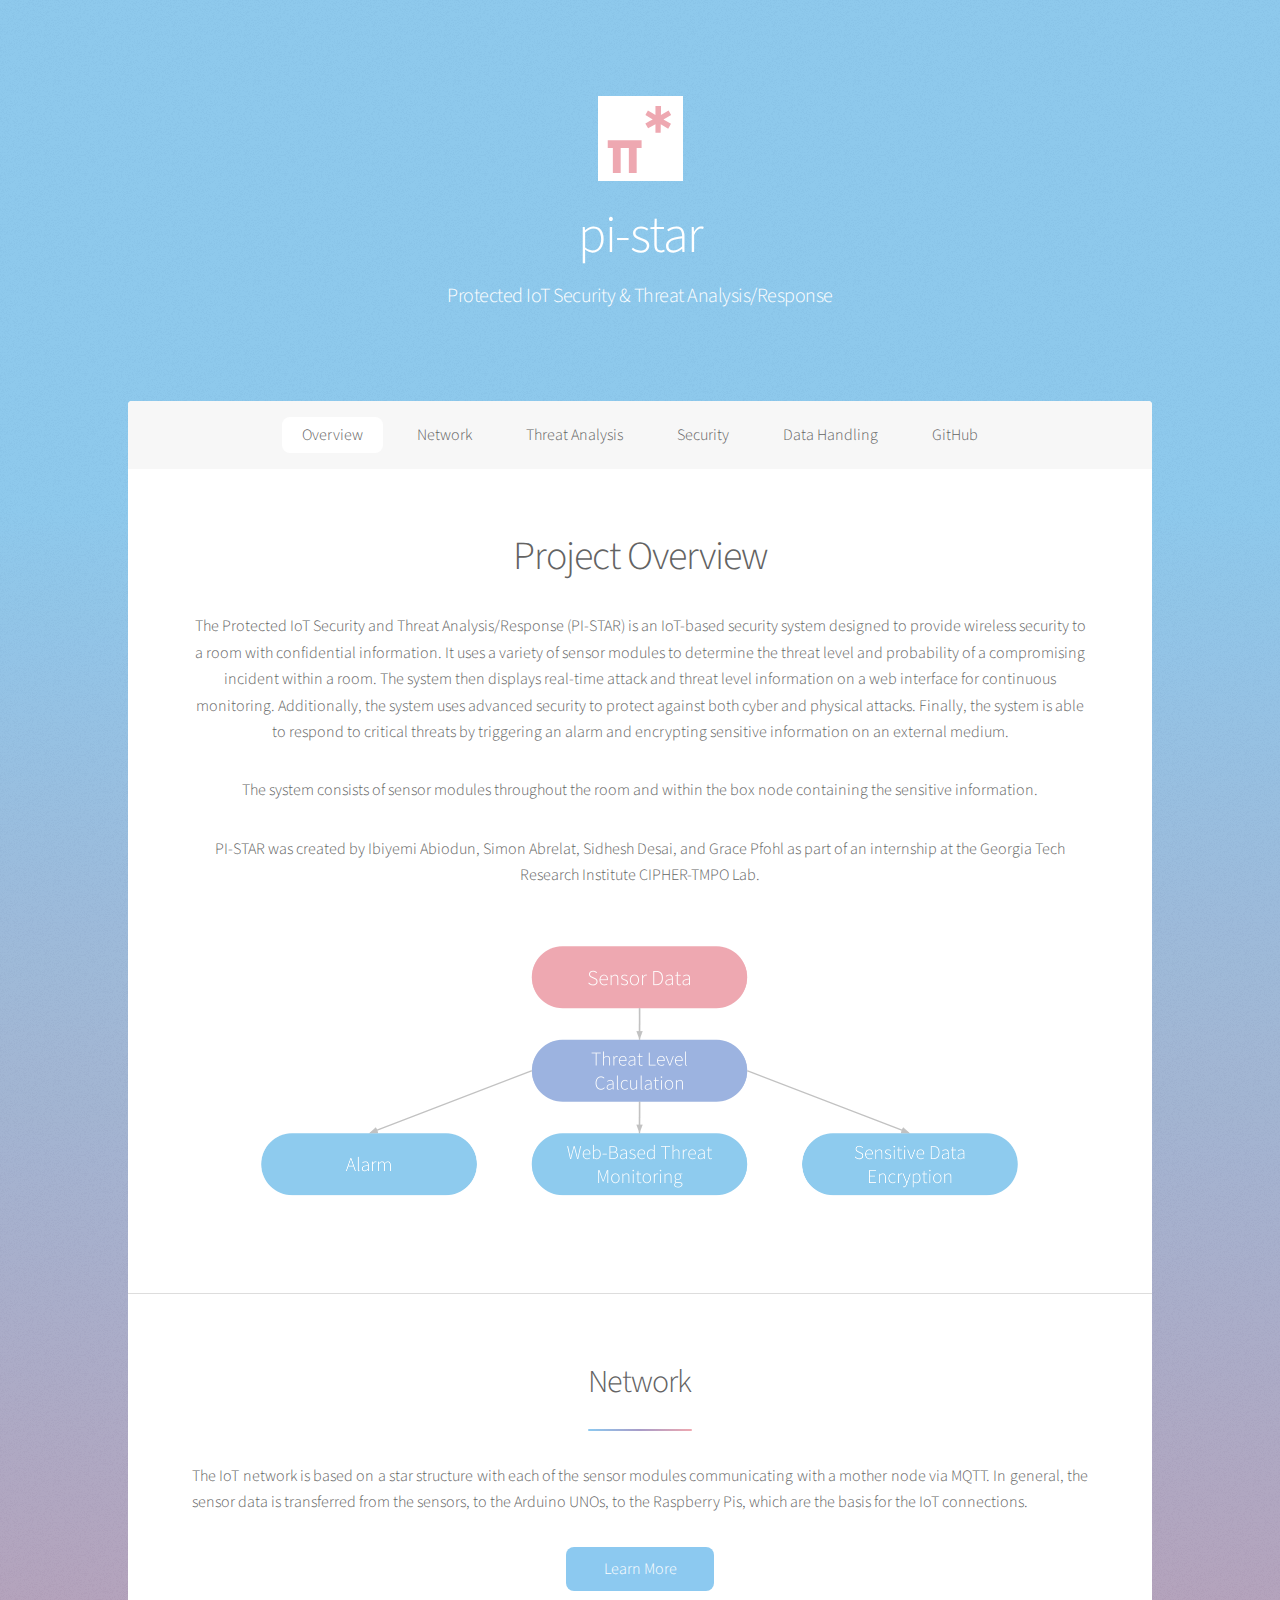
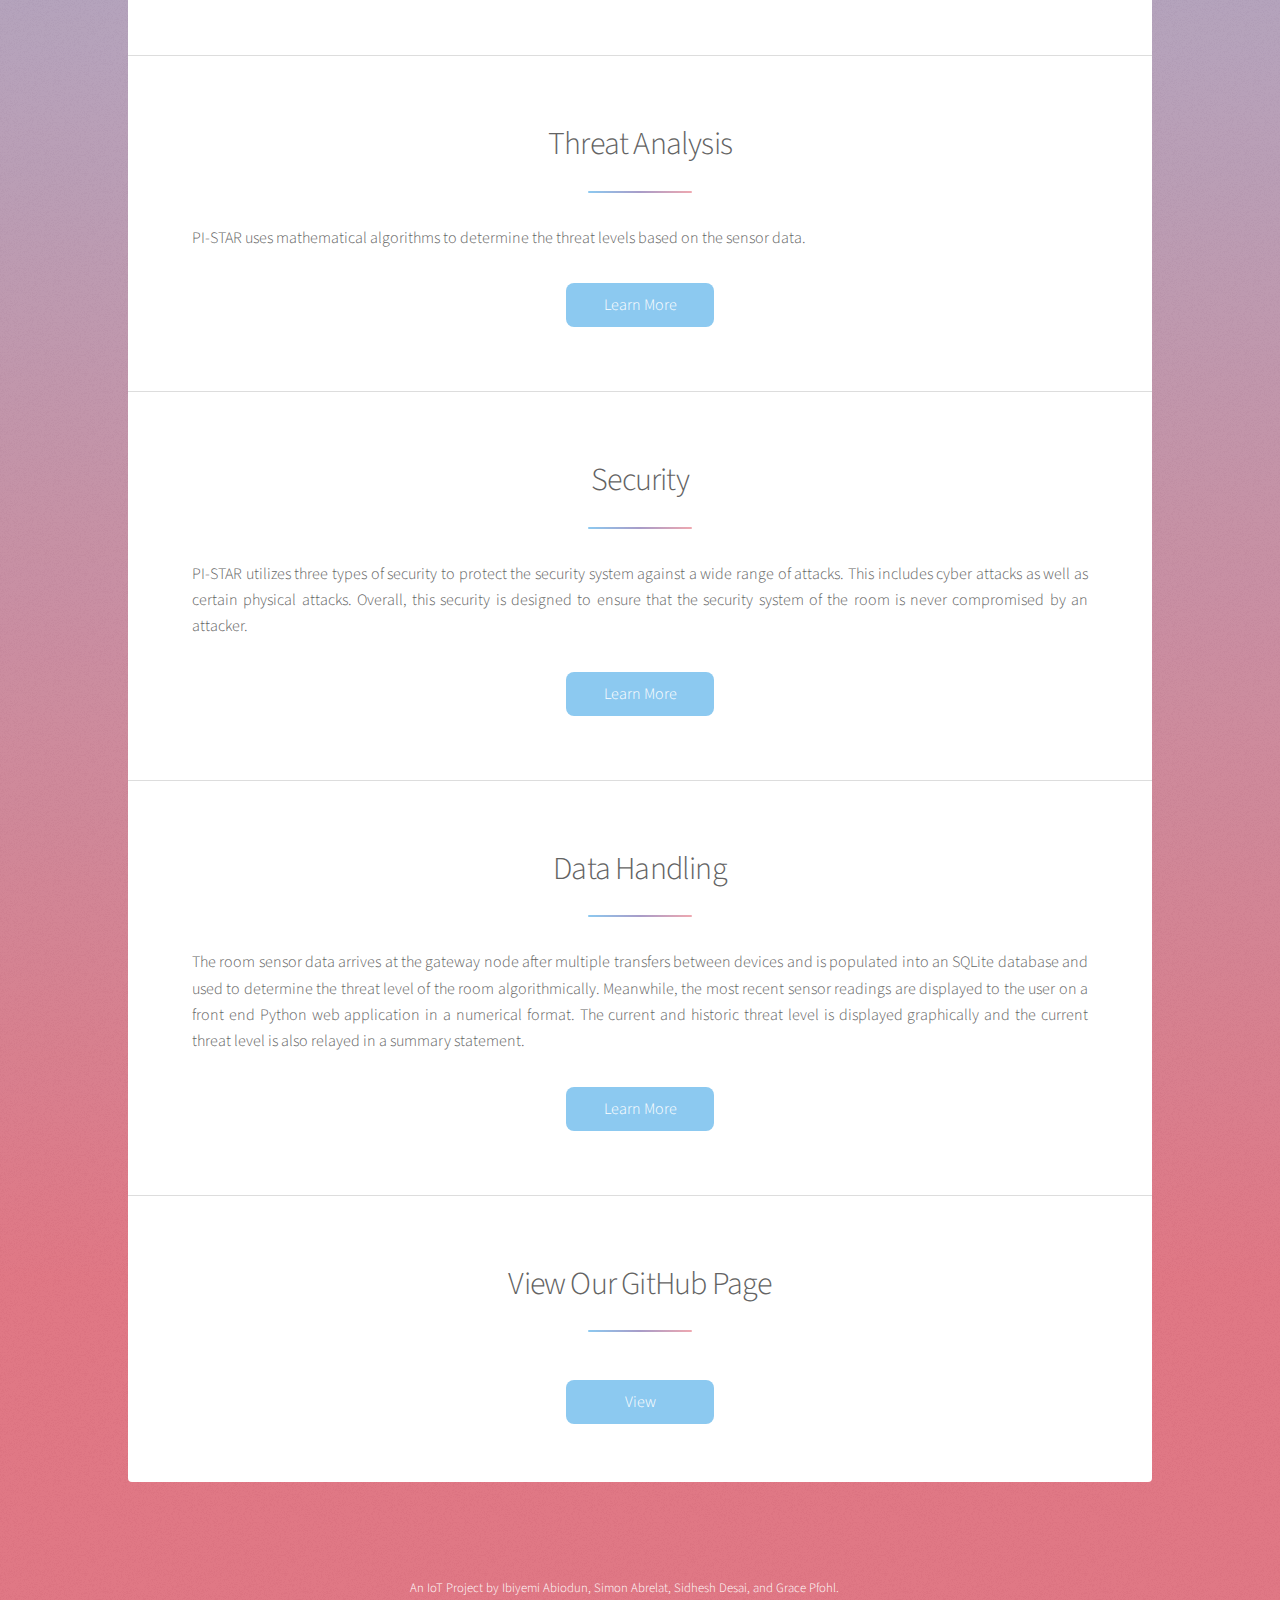
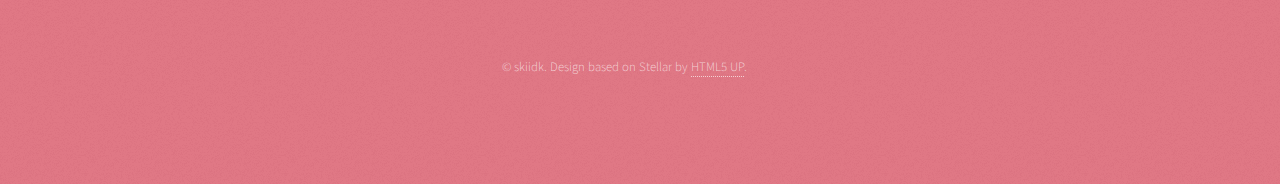
<file: index.html>
<!DOCTYPE HTML>

<html>
	<head>
		<title>pi-star</title>
		<link rel="shortcut icon" href="images/favicon.ico" type="image/x-icon">
		<link rel="icon" href="images/favicon.ico" type="image/x-icon">
		<meta charset="utf-8" />
		<meta name="viewport" content="width=device-width, initial-scale=1, user-scalable=no" />
		<link rel="stylesheet" href="assets/css/main.css" />
		<noscript><link rel="stylesheet" href="assets/css/noscript.css" /></noscript>
	</head>
	
	<body class="is-preload">

		<!-- Wrapper -->
			<div id="wrapper">

				<!-- Header -->
					<header id="header" class="alt">
						<span class="logo"><img src="images/Drawing.svg" alt="" /></span>
						<h1>pi-star</h1>
						<p style="color:white">Protected IoT Security &amp; Threat Analysis/Response</p>
												
						
					</header>

				<!-- Nav -->
					<nav id="nav">
						<ul>
							<li><a href="#intro" class="active">Overview</a></li>
							<li><a href="#network">Network</a></li>
							<li><a href="#threat">Threat Analysis</a></li>
							<li><a href="#security">Security</a></li>
							<li><a href="#data">Data Handling</a></li>
							<li><a href="#git">GitHub</a></li>
						</ul>
					</nav>

				<!-- Main -->
					<div id="main">

						<!-- Introduction -->
							<section id="intro" class="main special">
								<div class="spotlight">
									<div class="content">
										<header class="major">
											<h1>Project Overview</h1>
										</header>
										<p>The Protected IoT Security and Threat Analysis/Response (PI-STAR) is an IoT-based security system designed to provide wireless security to a room with confidential information. It uses a variety of sensor modules to determine the threat level and probability of a compromising incident within a room. The system then displays real-time attack and threat level information on a web interface for continuous monitoring. Additionally, the system uses advanced security to protect against both cyber and physical attacks. Finally, the system is able to respond to critical threats by triggering an alarm and encrypting sensitive information on an external medium.</p>
										<p>The system consists of sensor modules throughout the room and within the box node containing the sensitive information.</p>
										<p>PI-STAR was created by Ibiyemi Abiodun, Simon Abrelat, Sidhesh Desai, and Grace Pfohl as part of an internship at the Georgia Tech Research Institute CIPHER-TMPO Lab.</p>
										<img src="images/Diagram2.png" width="100%" align:"center"/>
									</div>
									
								</div>
							</section>
							<section id="network" class="main special">
								<div class="spotlight">
									<div class="content">
										<header class="major">
											<h2>Network</h2>
										</header>
										
										<p align="justify">The IoT network is based on a star structure with each of the sensor modules communicating with a mother node via MQTT. In general, the sensor data is transferred from the sensors, to the Arduino UNOs, to the Raspberry Pis, which are the basis for the IoT connections.</p>
										
											<a href="network.html" class="button primary" >Learn More</a>
										
										
									</div>
									
								</div>
							</section>
							<section id="threat" class="main special">
								<div class="spotlight">
									<div class="content">
										<header class="major">
											<h2>Threat Analysis</h2>
										</header>
										<p align="justify">PI-STAR uses mathematical algorithms to determine the threat levels based on the sensor data.</p>
										
											<a href="threat.html" class="button primary" >Learn More</a>
										
									</div>
									
								</div>
							</section>
							<section id="security" class="main special">
								<div class="spotlight">
									<div class="content">
										<header class="major">
											<h2>Security</h2>
										</header>
										<p align="justify">PI-STAR utilizes three types of security to protect the security system against a wide range of attacks. This includes cyber attacks as well as certain physical attacks. Overall, this security is designed to ensure that the security system of the room is never compromised by an attacker.</p>
										
											<a href="security.html" class="button primary" >Learn More</a>
										
									</div>
									
								</div>
							</section>
							<section id="data" class="main special">
								<div class="spotlight">
									<div class="content">
										<header class="major">
											<h2>Data Handling</h2>
										</header>
										<p align="justify">The room sensor data arrives at the gateway node after multiple transfers between devices and is populated into an SQLite database and used to determine the threat level of the room algorithmically. Meanwhile, the most recent sensor readings are displayed to the user on a front end Python web application in a numerical format. The current and historic threat level is displayed graphically and the current threat level is also relayed in a summary statement.</p>
										
											<a href="data.html" class="button primary" >Learn More</a>
										
									</div>
									
								</div>
							</section>

						
					
							
						<!-- Get Started -->
							<section id="git" class="main special">
								<header class="major">
									<h2>View Our GitHub Page</h2>
									
								</header>
								
								<footer class="major">
									
										<a href="https://github.com/TMPOTagEd2018" class="button primary">  View  </a>
										
									
								</footer>
								<br>
							</section>

					</div>

				<!-- Footer -->
					<footer id="footer">
						<p class="copyright" style="color:white"> An IoT Project by  Ibiyemi Abiodun, Simon Abrelat, Sidhesh Desai, and Grace Pfohl</a>.</p>
						<p class="copyright">&copy; skiidk. Design based on Stellar by <a href="https://html5up.net">HTML5 UP</a>.</p>
					</footer>

			</div>

		<!-- Scripts -->
			<script src="assets/js/jquery.min.js"></script>
			<script src="assets/js/jquery.scrollex.min.js"></script>
			<script src="assets/js/jquery.scrolly.min.js"></script>
			<script src="assets/js/browser.min.js"></script>
			<script src="assets/js/breakpoints.min.js"></script>
			<script src="assets/js/util.js"></script>
			<script src="assets/js/main.js"></script>

	</body>
</html>
</file>
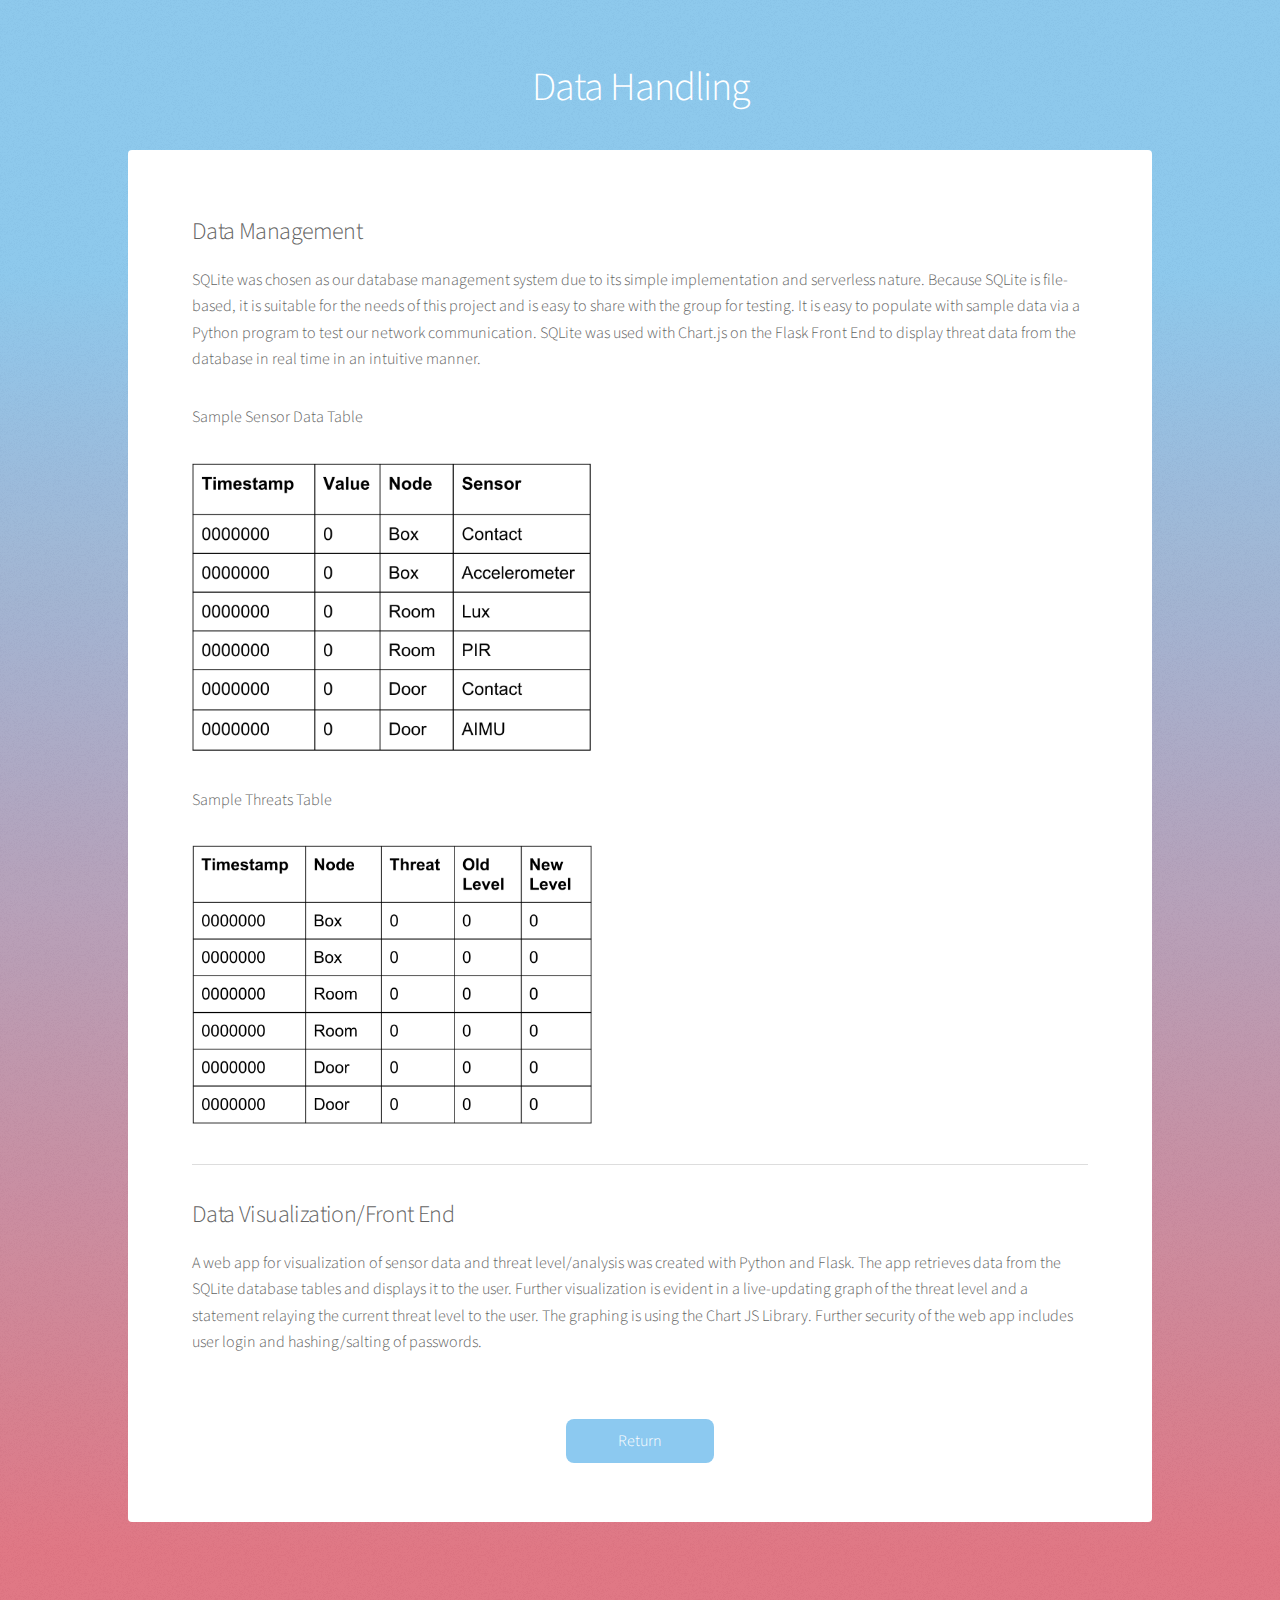
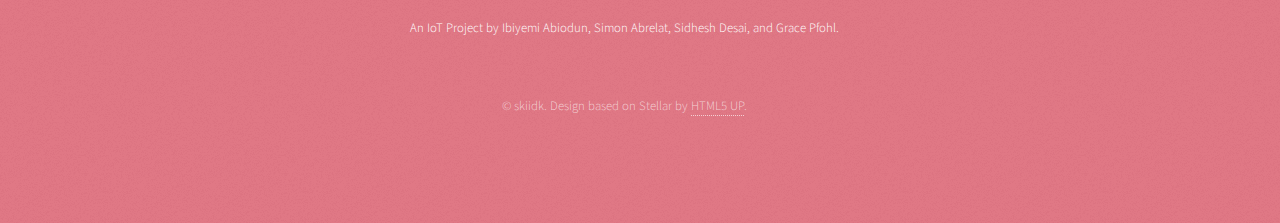
<file: data.html>
<!DOCTYPE HTML>

<html>
	<head>
        <title>Data Handling</title>
        <link rel="shortcut icon" href="images/favicon.ico" type="image/x-icon">
		<link rel="icon" href="images/favicon.ico" type="image/x-icon">
		<meta charset="utf-8" />
		<meta name="viewport" content="width=device-width, initial-scale=1, user-scalable=no" />
		<link rel="stylesheet" href="assets/css/main.css" />
		<noscript><link rel="stylesheet" href="assets/css/noscript.css" /></noscript>
	</head>
	<body class="is-preload">

		<!-- Wrapper -->
			<div id="wrapper">

				<!-- Header -->
					<header id="header">
						<h1>Data Handling</h1>
						<br>
					</header>

				<!-- Main -->
					<div id="main">

						<!-- Content -->
							<section id="content" class="main">
								<!-- <span class="image main"><img src="images/pic04.jpg" alt="" /></span> -->
                                <h2>Data Management</h2>
                                
                                <p>SQLite was chosen as our database management system due to its simple implementation and serverless nature. Because SQLite is file-based, it is suitable for the needs of this project and is easy to share with the group for testing. It is easy to populate with sample data via a Python program to test our network communication. SQLite was used with Chart.js on the Flask Front End to display threat data from the database in real time in an intuitive manner.</p>
                                
                                <p>Sample Sensor Data Table</p>
                                <img src="images/SensorTable.png" align="middle" width="400px"/>
                                <br>
                                <br>
                                <p>Sample Threats Table</p>
                                <img src="images/ThreatTable.png" align="middle" width="400px"/>
                                <br>
                                <hr />
                                <h2>Data Visualization/Front End</h2>
                                <p>A web app for visualization of sensor data and threat level/analysis was created with Python and Flask. The app retrieves data from the SQLite database tables and displays it to the user. Further visualization is evident in a live-updating graph of the threat level and a statement relaying the current threat level to the user. The graphing is using the Chart JS Library. Further security of the web app includes user login and hashing/salting of passwords. 
                                </p>
                            </section>
                            <ul class="actions special">
                                <li><a href="index.html#data" class="button primary">Return</a></li>
                                
                            </ul>    
                            <br>

					</div>

				<!-- Footer -->
					<footer id="footer">
                        <p class="copyright" style="color:white"> An IoT Project by  Ibiyemi Abiodun, Simon Abrelat, Sidhesh Desai, and Grace Pfohl</a>.</p>
						<p class="copyright">&copy; skiidk. Design based on Stellar by <a href="https://html5up.net">HTML5 UP</a>.</p>
					</footer>

			</div>

		<!-- Scripts -->
			<script src="assets/js/jquery.min.js"></script>
			<script src="assets/js/jquery.scrollex.min.js"></script>
			<script src="assets/js/jquery.scrolly.min.js"></script>
			<script src="assets/js/browser.min.js"></script>
			<script src="assets/js/breakpoints.min.js"></script>
			<script src="assets/js/util.js"></script>
			<script src="assets/js/main.js"></script>

	</body>
</html>
</file>
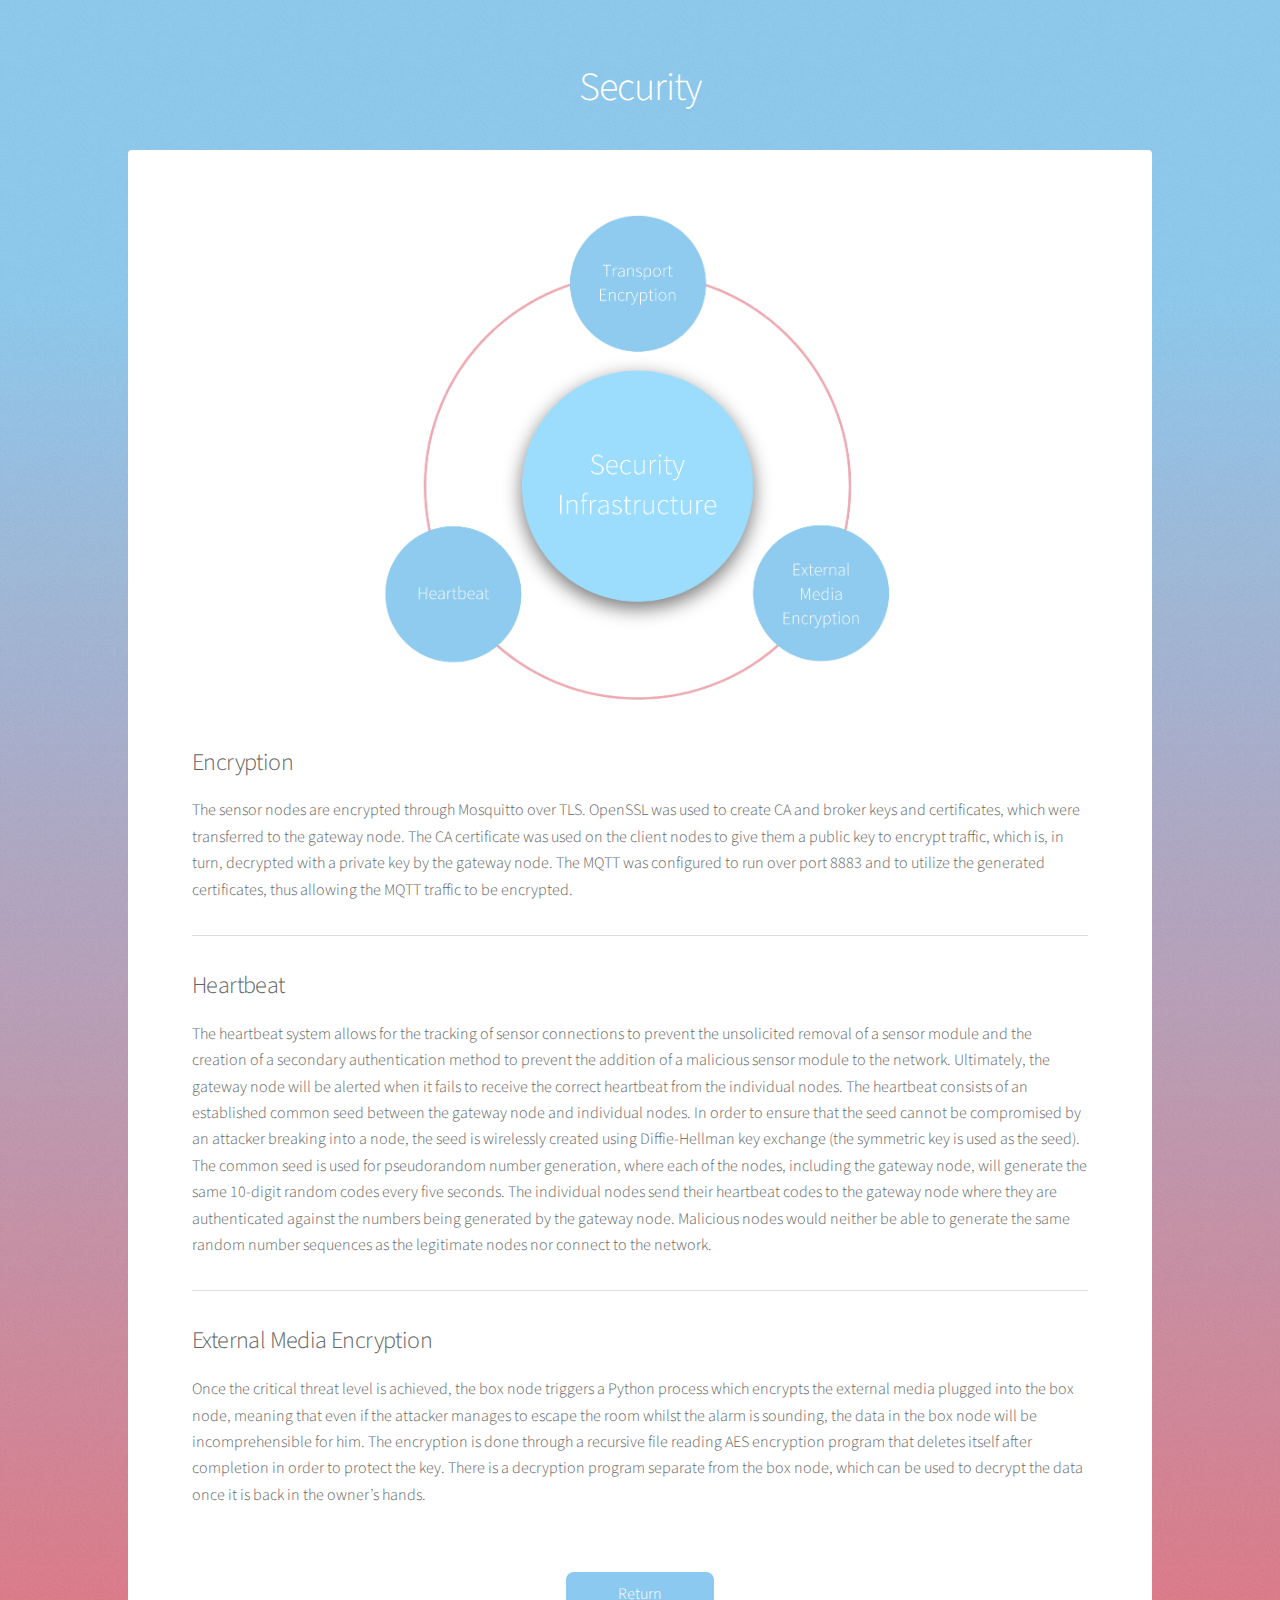
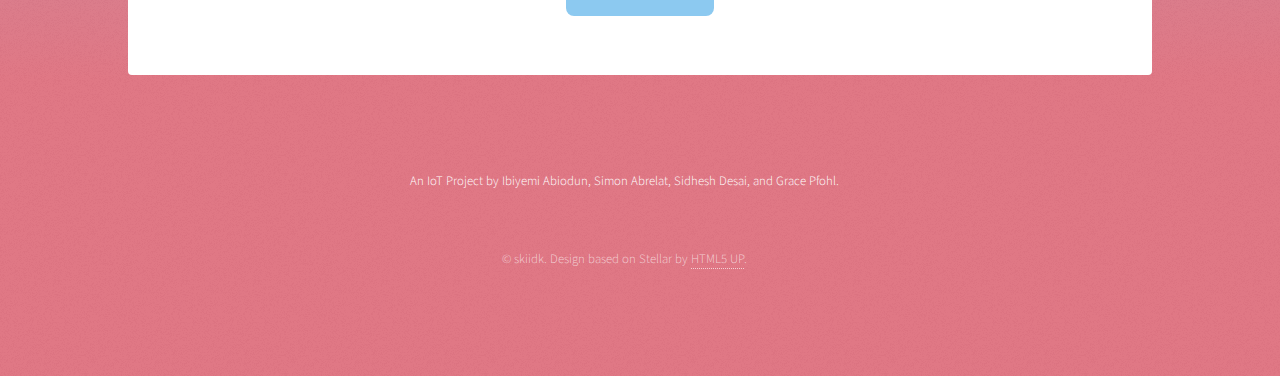
<file: security.html>
<!DOCTYPE HTML>

<html>
	<head>
        <title>Security</title>
        <link rel="shortcut icon" href="images/favicon.ico" type="image/x-icon">
		<link rel="icon" href="images/favicon.ico" type="image/x-icon">
		<meta charset="utf-8" />
		<meta name="viewport" content="width=device-width, initial-scale=1, user-scalable=no" />
		<link rel="stylesheet" href="assets/css/main.css" />
		<noscript><link rel="stylesheet" href="assets/css/noscript.css" /></noscript>
	</head>
	<body class="is-preload">

		<!-- Wrapper -->
			<div id="wrapper">

				<!-- Header -->
					<header id="header">
						<h1>Security</h1>
						<br>
					</header>

				<!-- Main -->
					<div id="main">

						<!-- Content -->
							<section id="content" class="main">
                                <!-- <br>
								<span class="image main"><img src="images/securitygraphic.png" alt="" /></span>  -->
								<img src="images/SecurityDiagram.png" align="middle" width="100%" />
								<br>
								
                                <h2>Encryption</h2>
                                <p>The sensor nodes are encrypted through Mosquitto over TLS. OpenSSL was used to create CA and broker keys and certificates, which were transferred to the gateway node. The CA certificate was used on the client nodes to give them a public key to encrypt traffic, which is, in turn, decrypted with a private key by the gateway node. The MQTT was configured to run over port 8883 and to utilize the generated certificates, thus allowing the MQTT traffic to be encrypted.
                                </p>
                                <hr />
                                <h2>Heartbeat</h2>
                                <p>The heartbeat system allows for the tracking of sensor connections to prevent the unsolicited removal of a sensor module and the creation of a secondary authentication method to prevent the addition of a malicious sensor module to the network. Ultimately, the gateway node will be alerted when it fails to receive the correct heartbeat from the individual nodes. The heartbeat consists of an established common seed between the gateway node and individual nodes. In order to ensure that the seed cannot be compromised by an attacker breaking into a node, the seed is wirelessly created using Diffie-Hellman key exchange (the symmetric key is used as the seed). The common seed is used for pseudorandom number generation, where each of the nodes, including the gateway node, will generate the same 10-digit random codes every five seconds. The individual nodes send their heartbeat codes to the gateway node where they are authenticated against the numbers being generated by the gateway node. Malicious nodes would neither be able to generate the same random number sequences as the legitimate nodes nor connect to the network. 
                                </p>
                                <hr />
                                <h2>External Media Encryption</h2>
                                <p>Once the critical threat level is achieved, the box node triggers a Python process which encrypts the external media plugged into the box node, meaning that even if the attacker manages to escape the room whilst the alarm is sounding, the data in the box node will be incomprehensible for him. The encryption is done through a recursive file reading AES encryption program that deletes itself after completion in order to protect the key. There is a decryption program separate from the box node, which can be used to decrypt the data once it is back in the owner’s hands.                                    </p>
                                
                            </section>
                            <ul class="actions special">
                                <li><a href="index.html#security" class="button primary">Return</a></li>
                                
                            </ul>    
                            <br>

					</div>

				<!-- Footer -->
					<footer id="footer">
                        <p class="copyright" style="color:white"> An IoT Project by  Ibiyemi Abiodun, Simon Abrelat, Sidhesh Desai, and Grace Pfohl</a>.</p>
						<p class="copyright">&copy; skiidk. Design based on Stellar by <a href="https://html5up.net">HTML5 UP</a>.</p>
					</footer>

			</div>

		<!-- Scripts -->
			<script src="assets/js/jquery.min.js"></script>
			<script src="assets/js/jquery.scrollex.min.js"></script>
			<script src="assets/js/jquery.scrolly.min.js"></script>
			<script src="assets/js/browser.min.js"></script>
			<script src="assets/js/breakpoints.min.js"></script>
			<script src="assets/js/util.js"></script>
			<script src="assets/js/main.js"></script>

	</body>
</html>
</file>
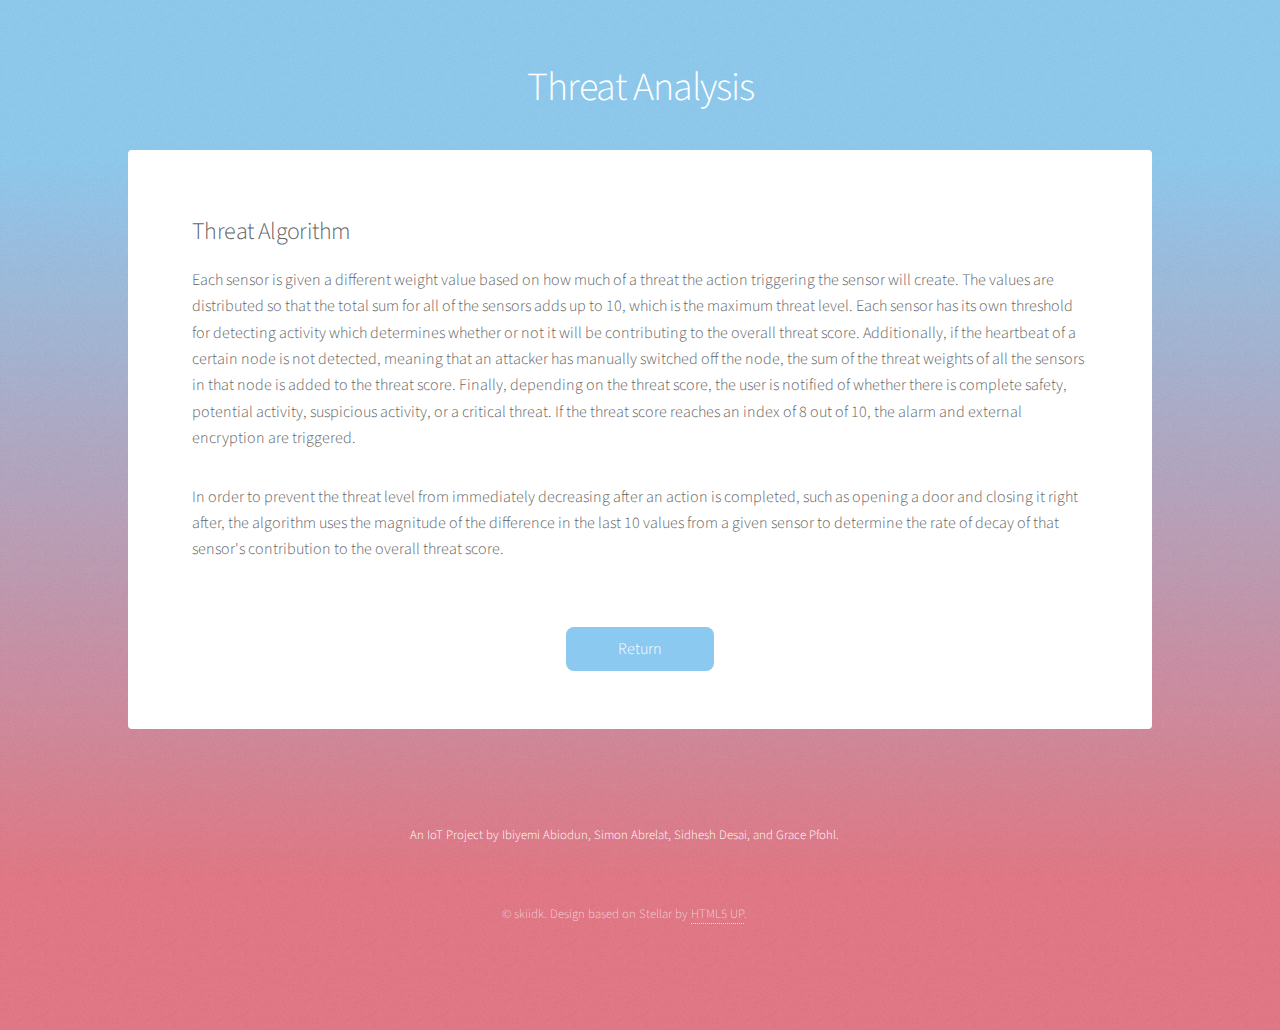
<file: threat.html>
<!DOCTYPE HTML>

<html>
	<head>
        <title>Threat Analysis</title>
		<link rel="shortcut icon" href="images/favicon.ico" type="image/x-icon">
		<link rel="icon" href="images/favicon.ico" type="image/x-icon">
		<meta charset="utf-8" />
		<meta name="viewport" content="width=device-width, initial-scale=1, user-scalable=no" />
		<link rel="stylesheet" href="assets/css/main.css" />
		<noscript><link rel="stylesheet" href="assets/css/noscript.css" /></noscript>
	</head>
	<body class="is-preload">

		<!-- Wrapper -->
			<div id="wrapper">

				<!-- Header -->
					<header id="header">
						<h1>Threat Analysis</h1>
						<br>
					</header>

				<!-- Main -->
					<div id="main">

						<!-- Content -->
							<section id="content" class="main">
								<!-- <span class="image main"><img src="images/pic04.jpg" alt="" /></span> -->
                                <h2>Threat Algorithm</h2>
								<p>Each sensor is given a different weight value based on how much of a threat the action triggering the sensor will create. The values are distributed so that the total sum for all of the sensors adds up to 10, which is the maximum threat level. Each sensor has its own threshold for detecting activity which determines whether or not it will be contributing to the overall threat score. Additionally, if the heartbeat of a certain node is not detected, meaning that an attacker has manually switched off the node, the sum of the threat weights of all the sensors in that node is added to the threat score. Finally, depending on the threat score, the user is notified of whether there is complete safety, potential activity, suspicious activity, or a critical threat. If the threat score reaches an index of 8 out of 10, the alarm and external encryption are triggered. </p>
								<p>In order to prevent the threat level from immediately decreasing after an action is completed, such as opening a door and closing it right after, the algorithm uses the magnitude of the difference in the last 10 values from a given sensor to determine the rate of decay of that sensor's contribution to the overall threat score.</p>
                            </section>
                            <ul class="actions special">
                                <li><a href="index.html#threat" class="button primary">Return</a></li>
                                
                            </ul>    
                            <br>

					</div>

				<!-- Footer -->
					<footer id="footer">
                        <p class="copyright" style="color:white"> An IoT Project by  Ibiyemi Abiodun, Simon Abrelat, Sidhesh Desai, and Grace Pfohl</a>.</p>
						<p class="copyright">&copy; skiidk. Design based on Stellar by <a href="https://html5up.net">HTML5 UP</a>.</p>
					</footer>

			</div>

		<!-- Scripts -->
			<script src="assets/js/jquery.min.js"></script>
			<script src="assets/js/jquery.scrollex.min.js"></script>
			<script src="assets/js/jquery.scrolly.min.js"></script>
			<script src="assets/js/browser.min.js"></script>
			<script src="assets/js/breakpoints.min.js"></script>
			<script src="assets/js/util.js"></script>
			<script src="assets/js/main.js"></script>

	</body>
</html>
</file>
<file: assets/css/noscript.css>
/*
	Stellar by HTML5 UP
	html5up.net | @ajlkn
	Free for personal and commercial use under the CCA 3.0 license (html5up.net/license)
*/

/* Header */

	body.is-preload #header.alt > * {
		opacity: 1;
	}

	body.is-preload #header.alt .logo {
		-moz-transform: none;
		-webkit-transform: none;
		-ms-transform: none;
		transform: none;
	}
</file>
<file: assets/css/main.css>
@import url(font-awesome.min.css);
@import "https://fonts.googleapis.com/css?family=Source+Sans+Pro:300,400";

/*
	Stellar by HTML5 UP
	html5up.net | @ajlkn
	Free for personal and commercial use under the CCA 3.0 license (html5up.net/license)
*/

html, body, div, span, applet, object,
iframe, h1, h2, h3, h4, h5, h6, p, blockquote,
pre, a, abbr, acronym, address, big, cite,
code, del, dfn, em, img, ins, kbd, q, s, samp,
small, strike, strong, sub, sup, tt, var, b,
u, i, center, dl, dt, dd, ol, ul, li, fieldset,
form, label, legend, table, caption, tbody,
tfoot, thead, tr, th, td, article, aside,
canvas, details, embed, figure, figcaption,
footer, header, hgroup, menu, nav, output, ruby,
section, summary, time, mark, audio, video {
	margin: 0;
	padding: 0;
	border: 0;
	font-size: 100%;
	font: inherit;
	vertical-align: baseline;}

article, aside, details, figcaption, figure,
footer, header, hgroup, menu, nav, section {
	display: block;}

body {
	line-height: 1;
}

ol, ul {
	list-style: none;
}

blockquote, q {
	quotes: none;
}

	blockquote:before, blockquote:after, q:before, q:after {
		content: '';
		content: none;
	}

table {
	border-collapse: collapse;
	border-spacing: 0;
}

body {
	-webkit-text-size-adjust: none;
}

mark {
	background-color: transparent;
	color: inherit;
}

input::-moz-focus-inner {
	border: 0;
	padding: 0;
}

input, select, textarea {
	-moz-appearance: none;
	-webkit-appearance: none;
	-ms-appearance: none;
	appearance: none;
}

/* Basic */

	@-ms-viewport {
		width: device-width;
	}

	body {
		-ms-overflow-style: scrollbar;
	}

	@media screen and (max-width: 480px) {

		html, body {
			min-width: 320px;
		}

	}

	html {
		box-sizing: border-box;
	}

	*, *:before, *:after {
		box-sizing: inherit;
	}

	body {
		/* THIS IS THE SECOND SPOT */
		background-color: #935d8c;
		background-image: url("images/overlay.png"), -moz-linear-gradient(0deg, #e37682 15%, #8ecaee 85%);
		background-image: url("images/overlay.png"), -webkit-linear-gradient(00deg, #e37682 15%, #8ecaee 85%);
		background-image: url("images/overlay.png"), -ms-linear-gradient(00deg, #e37682 15%, #8ecaee 85%);
		background-image: url("images/overlay.png"), linear-gradient(00deg, #e37682 15%, #8ecaee 85%);
		/* THe original color for the second one is #5f4d93 , #8e96ee, 3ba8e9,389fdd */
	}

		body.is-preload *, body.is-preload *:before, body.is-preload *:after {
			-moz-animation: none !important;
			-webkit-animation: none !important;
			-ms-animation: none !important;
			animation: none !important;
			-moz-transition: none !important;
			-webkit-transition: none !important;
			-ms-transition: none !important;
			transition: none !important;
		}

/* Type */

	body {
		background-color: #935d8c;
		color: rgba(255, 255, 255, 0.65);
	}

	body, input, select, textarea {
		font-family: "Source Sans Pro", Helvetica, sans-serif;
		font-size: 17pt;
		font-weight: 300;
		line-height: 1.65;
	}

		@media screen and (max-width: 1680px) {

			body, input, select, textarea {
				font-size: 14pt;
			}

		}

		@media screen and (max-width: 1280px) {

			body, input, select, textarea {
				font-size: 12pt;
			}

		}

		@media screen and (max-width: 360px) {

			body, input, select, textarea {
				font-size: 11pt;
			}

		}

	a {
		-moz-transition: color 0.2s ease, border-bottom 0.2s ease;
		-webkit-transition: color 0.2s ease, border-bottom 0.2s ease;
		-ms-transition: color 0.2s ease, border-bottom 0.2s ease;
		transition: color 0.2s ease, border-bottom 0.2s ease;
		text-decoration: none;
		border-bottom: dotted 1px;
		color: inherit;
	}

		a:hover {
			border-bottom-color: transparent;
		}

	strong, b {
		font-weight: 400;
	}

	em, i {
		font-style: italic;
	}

	p {
		margin: 0 0 2em 0;
	}

		p.content {
			-moz-columns: 20em 2;
			-webkit-columns: 20em 2;
			-ms-columns: 20em 2;
			columns: 20em 2;
			-moz-column-gap: 2em;
			-webkit-column-gap: 2em;
			-ms-column-gap: 2em;
			column-gap: 2em;
			text-align: justify;
		}

	h1, h2, h3, h4, h5, h6 {
		font-weight: 300;
		line-height: 1.5;
		margin: 0 0 0.7em 0;
		letter-spacing: -0.025em;
	}

		h1 a, h2 a, h3 a, h4 a, h5 a, h6 a {
			color: inherit;
			text-decoration: none;
		}

	h1 {
		font-size: 2.5em;
		line-height: 1.2;
	}

	h2 {
		font-size: 1.5em;
	}

	h3 {
		font-size: 1.25em;
	}

	h4 {
		font-size: 1.1em;
	}

	h5 {
		font-size: 0.9em;
	}

	h6 {
		font-size: 0.7em;
	}

	@media screen and (max-width: 736px) {

		h1 {
			font-size: 2em;
		}

	}

	sub {
		font-size: 0.8em;
		position: relative;
		top: 0.5em;
	}

	sup {
		font-size: 0.8em;
		position: relative;
		top: -0.5em;
	}

	blockquote {
		border-left: solid 4px;
		font-style: italic;
		margin: 0 0 2em 0;
		padding: 0.5em 0 0.5em 2em;
	}

	code {
		border-radius: 8px;
		border: solid 1px;
		font-family: "Courier New", monospace;
		font-size: 0.9em;
		margin: 0 0.25em;
		padding: 0.25em 0.65em;
	}

	pre {
		-webkit-overflow-scrolling: touch;
		font-family: "Courier New", monospace;
		font-size: 0.9em;
		margin: 0 0 2em 0;
	}

		pre code {
			display: block;
			line-height: 1.75;
			padding: 1em 1.5em;
			overflow-x: auto;
		}

	hr {
		border: 0;
		border-bottom: solid 1px;
		margin: 2em 0;
	}

		hr.major {
			margin: 3em 0;
		}

	.align-left {
		text-align: left;
	}

	.align-center {
		text-align: center;
	}

	.align-right {
		text-align: right;
	}

	input, select, textarea {
		color: #ffffff;
	}

	a:hover {
		color: #ffffff;
	}

	strong, b {
		color: #ffffff;
	}

	h1, h2, h3, h4, h5, h6 {
		color: #ffffff;
	}

	blockquote {
		border-left-color: rgba(255, 255, 255, 0.35);
	}

	code {
		background: rgba(255, 255, 255, 0.075);
		border-color: rgba(255, 255, 255, 0.35);
	}

	hr {
		border-bottom-color: rgba(255, 255, 255, 0.35);
	}

/* Row */

	.row {
		display: flex;
		flex-wrap: wrap;
		box-sizing: border-box;
		align-items: stretch;
	}

		.row > * {
			box-sizing: border-box;
		}

		.row.gtr-uniform > * > :last-child {
			margin-bottom: 0;
		}

		.row.aln-left {
			justify-content: flex-start;
		}

		.row.aln-center {
			justify-content: center;
		}

		.row.aln-right {
			justify-content: flex-end;
		}

		.row.aln-top {
			align-items: flex-start;
		}

		.row.aln-middle {
			align-items: center;
		}

		.row.aln-bottom {
			align-items: flex-end;
		}

		.row > .imp {
			order: -1;
		}

		.row > .col-1 {
			width: 8.3333333333%;
		}

		.row > .off-1 {
			margin-left: 8.3333333333%;
		}

		.row > .col-2 {
			width: 16.6666666667%;
		}

		.row > .off-2 {
			margin-left: 16.6666666667%;
		}

		.row > .col-3 {
			width: 25%;
		}

		.row > .off-3 {
			margin-left: 25%;
		}

		.row > .col-4 {
			width: 33.3333333333%;
		}

		.row > .off-4 {
			margin-left: 33.3333333333%;
		}

		.row > .col-5 {
			width: 41.6666666667%;
		}

		.row > .off-5 {
			margin-left: 41.6666666667%;
		}

		.row > .col-6 {
			width: 50%;
		}

		.row > .off-6 {
			margin-left: 50%;
		}

		.row > .col-7 {
			width: 58.3333333333%;
		}

		.row > .off-7 {
			margin-left: 58.3333333333%;
		}

		.row > .col-8 {
			width: 66.6666666667%;
		}

		.row > .off-8 {
			margin-left: 66.6666666667%;
		}

		.row > .col-9 {
			width: 75%;
		}

		.row > .off-9 {
			margin-left: 75%;
		}

		.row > .col-10 {
			width: 83.3333333333%;
		}

		.row > .off-10 {
			margin-left: 83.3333333333%;
		}

		.row > .col-11 {
			width: 91.6666666667%;
		}

		.row > .off-11 {
			margin-left: 91.6666666667%;
		}

		.row > .col-12 {
			width: 100%;
		}

		.row > .off-12 {
			margin-left: 100%;
		}

		.row.gtr-0 {
			margin-top: 0;
			margin-left: 0em;
		}

			.row.gtr-0 > * {
				padding: 0 0 0 0em;
			}

			.row.gtr-0.gtr-uniform {
				margin-top: 0em;
			}

				.row.gtr-0.gtr-uniform > * {
					padding-top: 0em;
				}

		.row.gtr-25 {
			margin-top: 0;
			margin-left: -0.375em;
		}

			.row.gtr-25 > * {
				padding: 0 0 0 0.375em;
			}

			.row.gtr-25.gtr-uniform {
				margin-top: -0.375em;
			}

				.row.gtr-25.gtr-uniform > * {
					padding-top: 0.375em;
				}

		.row.gtr-50 {
			margin-top: 0;
			margin-left: -0.75em;
		}

			.row.gtr-50 > * {
				padding: 0 0 0 0.75em;
			}

			.row.gtr-50.gtr-uniform {
				margin-top: -0.75em;
			}

				.row.gtr-50.gtr-uniform > * {
					padding-top: 0.75em;
				}

		.row {
			margin-top: 0;
			margin-left: -1.5em;
		}

			.row > * {
				padding: 0 0 0 1.5em;
			}

			.row.gtr-uniform {
				margin-top: -1.5em;
			}

				.row.gtr-uniform > * {
					padding-top: 1.5em;
				}

		.row.gtr-150 {
			margin-top: 0;
			margin-left: -2.25em;
		}

			.row.gtr-150 > * {
				padding: 0 0 0 2.25em;
			}

			.row.gtr-150.gtr-uniform {
				margin-top: -2.25em;
			}

				.row.gtr-150.gtr-uniform > * {
					padding-top: 2.25em;
				}

		.row.gtr-200 {
			margin-top: 0;
			margin-left: -3em;
		}

			.row.gtr-200 > * {
				padding: 0 0 0 3em;
			}

			.row.gtr-200.gtr-uniform {
				margin-top: -3em;
			}

				.row.gtr-200.gtr-uniform > * {
					padding-top: 3em;
				}

		@media screen and (max-width: 1680px) {

			.row {
				display: flex;
				flex-wrap: wrap;
				box-sizing: border-box;
				align-items: stretch;
			}

				.row > * {
					box-sizing: border-box;
				}

				.row.gtr-uniform > * > :last-child {
					margin-bottom: 0;
				}

				.row.aln-left {
					justify-content: flex-start;
				}

				.row.aln-center {
					justify-content: center;
				}

				.row.aln-right {
					justify-content: flex-end;
				}

				.row.aln-top {
					align-items: flex-start;
				}

				.row.aln-middle {
					align-items: center;
				}

				.row.aln-bottom {
					align-items: flex-end;
				}

				.row > .imp-xlarge {
					order: -1;
				}

				.row > .col-1-xlarge {
					width: 8.3333333333%;
				}

				.row > .off-1-xlarge {
					margin-left: 8.3333333333%;
				}

				.row > .col-2-xlarge {
					width: 16.6666666667%;
				}

				.row > .off-2-xlarge {
					margin-left: 16.6666666667%;
				}

				.row > .col-3-xlarge {
					width: 25%;
				}

				.row > .off-3-xlarge {
					margin-left: 25%;
				}

				.row > .col-4-xlarge {
					width: 33.3333333333%;
				}

				.row > .off-4-xlarge {
					margin-left: 33.3333333333%;
				}

				.row > .col-5-xlarge {
					width: 41.6666666667%;
				}

				.row > .off-5-xlarge {
					margin-left: 41.6666666667%;
				}

				.row > .col-6-xlarge {
					width: 50%;
				}

				.row > .off-6-xlarge {
					margin-left: 50%;
				}

				.row > .col-7-xlarge {
					width: 58.3333333333%;
				}

				.row > .off-7-xlarge {
					margin-left: 58.3333333333%;
				}

				.row > .col-8-xlarge {
					width: 66.6666666667%;
				}

				.row > .off-8-xlarge {
					margin-left: 66.6666666667%;
				}

				.row > .col-9-xlarge {
					width: 75%;
				}

				.row > .off-9-xlarge {
					margin-left: 75%;
				}

				.row > .col-10-xlarge {
					width: 83.3333333333%;
				}

				.row > .off-10-xlarge {
					margin-left: 83.3333333333%;
				}

				.row > .col-11-xlarge {
					width: 91.6666666667%;
				}

				.row > .off-11-xlarge {
					margin-left: 91.6666666667%;
				}

				.row > .col-12-xlarge {
					width: 100%;
				}

				.row > .off-12-xlarge {
					margin-left: 100%;
				}

				.row.gtr-0 {
					margin-top: 0;
					margin-left: 0em;
				}

					.row.gtr-0 > * {
						padding: 0 0 0 0em;
					}

					.row.gtr-0.gtr-uniform {
						margin-top: 0em;
					}

						.row.gtr-0.gtr-uniform > * {
							padding-top: 0em;
						}

				.row.gtr-25 {
					margin-top: 0;
					margin-left: -0.375em;
				}

					.row.gtr-25 > * {
						padding: 0 0 0 0.375em;
					}

					.row.gtr-25.gtr-uniform {
						margin-top: -0.375em;
					}

						.row.gtr-25.gtr-uniform > * {
							padding-top: 0.375em;
						}

				.row.gtr-50 {
					margin-top: 0;
					margin-left: -0.75em;
				}

					.row.gtr-50 > * {
						padding: 0 0 0 0.75em;
					}

					.row.gtr-50.gtr-uniform {
						margin-top: -0.75em;
					}

						.row.gtr-50.gtr-uniform > * {
							padding-top: 0.75em;
						}

				.row {
					margin-top: 0;
					margin-left: -1.5em;
				}

					.row > * {
						padding: 0 0 0 1.5em;
					}

					.row.gtr-uniform {
						margin-top: -1.5em;
					}

						.row.gtr-uniform > * {
							padding-top: 1.5em;
						}

				.row.gtr-150 {
					margin-top: 0;
					margin-left: -2.25em;
				}

					.row.gtr-150 > * {
						padding: 0 0 0 2.25em;
					}

					.row.gtr-150.gtr-uniform {
						margin-top: -2.25em;
					}

						.row.gtr-150.gtr-uniform > * {
							padding-top: 2.25em;
						}

				.row.gtr-200 {
					margin-top: 0;
					margin-left: -3em;
				}

					.row.gtr-200 > * {
						padding: 0 0 0 3em;
					}

					.row.gtr-200.gtr-uniform {
						margin-top: -3em;
					}

						.row.gtr-200.gtr-uniform > * {
							padding-top: 3em;
						}

		}

		@media screen and (max-width: 1280px) {

			.row {
				display: flex;
				flex-wrap: wrap;
				box-sizing: border-box;
				align-items: stretch;
			}

				.row > * {
					box-sizing: border-box;
				}

				.row.gtr-uniform > * > :last-child {
					margin-bottom: 0;
				}

				.row.aln-left {
					justify-content: flex-start;
				}

				.row.aln-center {
					justify-content: center;
				}

				.row.aln-right {
					justify-content: flex-end;
				}

				.row.aln-top {
					align-items: flex-start;
				}

				.row.aln-middle {
					align-items: center;
				}

				.row.aln-bottom {
					align-items: flex-end;
				}

				.row > .imp-large {
					order: -1;
				}

				.row > .col-1-large {
					width: 8.3333333333%;
				}

				.row > .off-1-large {
					margin-left: 8.3333333333%;
				}

				.row > .col-2-large {
					width: 16.6666666667%;
				}

				.row > .off-2-large {
					margin-left: 16.6666666667%;
				}

				.row > .col-3-large {
					width: 25%;
				}

				.row > .off-3-large {
					margin-left: 25%;
				}

				.row > .col-4-large {
					width: 33.3333333333%;
				}

				.row > .off-4-large {
					margin-left: 33.3333333333%;
				}

				.row > .col-5-large {
					width: 41.6666666667%;
				}

				.row > .off-5-large {
					margin-left: 41.6666666667%;
				}

				.row > .col-6-large {
					width: 50%;
				}

				.row > .off-6-large {
					margin-left: 50%;
				}

				.row > .col-7-large {
					width: 58.3333333333%;
				}

				.row > .off-7-large {
					margin-left: 58.3333333333%;
				}

				.row > .col-8-large {
					width: 66.6666666667%;
				}

				.row > .off-8-large {
					margin-left: 66.6666666667%;
				}

				.row > .col-9-large {
					width: 75%;
				}

				.row > .off-9-large {
					margin-left: 75%;
				}

				.row > .col-10-large {
					width: 83.3333333333%;
				}

				.row > .off-10-large {
					margin-left: 83.3333333333%;
				}

				.row > .col-11-large {
					width: 91.6666666667%;
				}

				.row > .off-11-large {
					margin-left: 91.6666666667%;
				}

				.row > .col-12-large {
					width: 100%;
				}

				.row > .off-12-large {
					margin-left: 100%;
				}

				.row.gtr-0 {
					margin-top: 0;
					margin-left: 0em;
				}

					.row.gtr-0 > * {
						padding: 0 0 0 0em;
					}

					.row.gtr-0.gtr-uniform {
						margin-top: 0em;
					}

						.row.gtr-0.gtr-uniform > * {
							padding-top: 0em;
						}

				.row.gtr-25 {
					margin-top: 0;
					margin-left: -0.375em;
				}

					.row.gtr-25 > * {
						padding: 0 0 0 0.375em;
					}

					.row.gtr-25.gtr-uniform {
						margin-top: -0.375em;
					}

						.row.gtr-25.gtr-uniform > * {
							padding-top: 0.375em;
						}

				.row.gtr-50 {
					margin-top: 0;
					margin-left: -0.75em;
				}

					.row.gtr-50 > * {
						padding: 0 0 0 0.75em;
					}

					.row.gtr-50.gtr-uniform {
						margin-top: -0.75em;
					}

						.row.gtr-50.gtr-uniform > * {
							padding-top: 0.75em;
						}

				.row {
					margin-top: 0;
					margin-left: -1.5em;
				}

					.row > * {
						padding: 0 0 0 1.5em;
					}

					.row.gtr-uniform {
						margin-top: -1.5em;
					}

						.row.gtr-uniform > * {
							padding-top: 1.5em;
						}

				.row.gtr-150 {
					margin-top: 0;
					margin-left: -2.25em;
				}

					.row.gtr-150 > * {
						padding: 0 0 0 2.25em;
					}

					.row.gtr-150.gtr-uniform {
						margin-top: -2.25em;
					}

						.row.gtr-150.gtr-uniform > * {
							padding-top: 2.25em;
						}

				.row.gtr-200 {
					margin-top: 0;
					margin-left: -3em;
				}

					.row.gtr-200 > * {
						padding: 0 0 0 3em;
					}

					.row.gtr-200.gtr-uniform {
						margin-top: -3em;
					}

						.row.gtr-200.gtr-uniform > * {
							padding-top: 3em;
						}

		}

		@media screen and (max-width: 980px) {

			.row {
				display: flex;
				flex-wrap: wrap;
				box-sizing: border-box;
				align-items: stretch;
			}

				.row > * {
					box-sizing: border-box;
				}

				.row.gtr-uniform > * > :last-child {
					margin-bottom: 0;
				}

				.row.aln-left {
					justify-content: flex-start;
				}

				.row.aln-center {
					justify-content: center;
				}

				.row.aln-right {
					justify-content: flex-end;
				}

				.row.aln-top {
					align-items: flex-start;
				}

				.row.aln-middle {
					align-items: center;
				}

				.row.aln-bottom {
					align-items: flex-end;
				}

				.row > .imp-medium {
					order: -1;
				}

				.row > .col-1-medium {
					width: 8.3333333333%;
				}

				.row > .off-1-medium {
					margin-left: 8.3333333333%;
				}

				.row > .col-2-medium {
					width: 16.6666666667%;
				}

				.row > .off-2-medium {
					margin-left: 16.6666666667%;
				}

				.row > .col-3-medium {
					width: 25%;
				}

				.row > .off-3-medium {
					margin-left: 25%;
				}

				.row > .col-4-medium {
					width: 33.3333333333%;
				}

				.row > .off-4-medium {
					margin-left: 33.3333333333%;
				}

				.row > .col-5-medium {
					width: 41.6666666667%;
				}

				.row > .off-5-medium {
					margin-left: 41.6666666667%;
				}

				.row > .col-6-medium {
					width: 50%;
				}

				.row > .off-6-medium {
					margin-left: 50%;
				}

				.row > .col-7-medium {
					width: 58.3333333333%;
				}

				.row > .off-7-medium {
					margin-left: 58.3333333333%;
				}

				.row > .col-8-medium {
					width: 66.6666666667%;
				}

				.row > .off-8-medium {
					margin-left: 66.6666666667%;
				}

				.row > .col-9-medium {
					width: 75%;
				}

				.row > .off-9-medium {
					margin-left: 75%;
				}

				.row > .col-10-medium {
					width: 83.3333333333%;
				}

				.row > .off-10-medium {
					margin-left: 83.3333333333%;
				}

				.row > .col-11-medium {
					width: 91.6666666667%;
				}

				.row > .off-11-medium {
					margin-left: 91.6666666667%;
				}

				.row > .col-12-medium {
					width: 100%;
				}

				.row > .off-12-medium {
					margin-left: 100%;
				}

				.row.gtr-0 {
					margin-top: 0;
					margin-left: 0em;
				}

					.row.gtr-0 > * {
						padding: 0 0 0 0em;
					}

					.row.gtr-0.gtr-uniform {
						margin-top: 0em;
					}

						.row.gtr-0.gtr-uniform > * {
							padding-top: 0em;
						}

				.row.gtr-25 {
					margin-top: 0;
					margin-left: -0.375em;
				}

					.row.gtr-25 > * {
						padding: 0 0 0 0.375em;
					}

					.row.gtr-25.gtr-uniform {
						margin-top: -0.375em;
					}

						.row.gtr-25.gtr-uniform > * {
							padding-top: 0.375em;
						}

				.row.gtr-50 {
					margin-top: 0;
					margin-left: -0.75em;
				}

					.row.gtr-50 > * {
						padding: 0 0 0 0.75em;
					}

					.row.gtr-50.gtr-uniform {
						margin-top: -0.75em;
					}

						.row.gtr-50.gtr-uniform > * {
							padding-top: 0.75em;
						}

				.row {
					margin-top: 0;
					margin-left: -1.5em;
				}

					.row > * {
						padding: 0 0 0 1.5em;
					}

					.row.gtr-uniform {
						margin-top: -1.5em;
					}

						.row.gtr-uniform > * {
							padding-top: 1.5em;
						}

				.row.gtr-150 {
					margin-top: 0;
					margin-left: -2.25em;
				}

					.row.gtr-150 > * {
						padding: 0 0 0 2.25em;
					}

					.row.gtr-150.gtr-uniform {
						margin-top: -2.25em;
					}

						.row.gtr-150.gtr-uniform > * {
							padding-top: 2.25em;
						}

				.row.gtr-200 {
					margin-top: 0;
					margin-left: -3em;
				}

					.row.gtr-200 > * {
						padding: 0 0 0 3em;
					}

					.row.gtr-200.gtr-uniform {
						margin-top: -3em;
					}

						.row.gtr-200.gtr-uniform > * {
							padding-top: 3em;
						}

		}

		@media screen and (max-width: 736px) {

			.row {
				display: flex;
				flex-wrap: wrap;
				box-sizing: border-box;
				align-items: stretch;
			}

				.row > * {
					box-sizing: border-box;
				}

				.row.gtr-uniform > * > :last-child {
					margin-bottom: 0;
				}

				.row.aln-left {
					justify-content: flex-start;
				}

				.row.aln-center {
					justify-content: center;
				}

				.row.aln-right {
					justify-content: flex-end;
				}

				.row.aln-top {
					align-items: flex-start;
				}

				.row.aln-middle {
					align-items: center;
				}

				.row.aln-bottom {
					align-items: flex-end;
				}

				.row > .imp-small {
					order: -1;
				}

				.row > .col-1-small {
					width: 8.3333333333%;
				}

				.row > .off-1-small {
					margin-left: 8.3333333333%;
				}

				.row > .col-2-small {
					width: 16.6666666667%;
				}

				.row > .off-2-small {
					margin-left: 16.6666666667%;
				}

				.row > .col-3-small {
					width: 25%;
				}

				.row > .off-3-small {
					margin-left: 25%;
				}

				.row > .col-4-small {
					width: 33.3333333333%;
				}

				.row > .off-4-small {
					margin-left: 33.3333333333%;
				}

				.row > .col-5-small {
					width: 41.6666666667%;
				}

				.row > .off-5-small {
					margin-left: 41.6666666667%;
				}

				.row > .col-6-small {
					width: 50%;
				}

				.row > .off-6-small {
					margin-left: 50%;
				}

				.row > .col-7-small {
					width: 58.3333333333%;
				}

				.row > .off-7-small {
					margin-left: 58.3333333333%;
				}

				.row > .col-8-small {
					width: 66.6666666667%;
				}

				.row > .off-8-small {
					margin-left: 66.6666666667%;
				}

				.row > .col-9-small {
					width: 75%;
				}

				.row > .off-9-small {
					margin-left: 75%;
				}

				.row > .col-10-small {
					width: 83.3333333333%;
				}

				.row > .off-10-small {
					margin-left: 83.3333333333%;
				}

				.row > .col-11-small {
					width: 91.6666666667%;
				}

				.row > .off-11-small {
					margin-left: 91.6666666667%;
				}

				.row > .col-12-small {
					width: 100%;
				}

				.row > .off-12-small {
					margin-left: 100%;
				}

				.row.gtr-0 {
					margin-top: 0;
					margin-left: 0em;
				}

					.row.gtr-0 > * {
						padding: 0 0 0 0em;
					}

					.row.gtr-0.gtr-uniform {
						margin-top: 0em;
					}

						.row.gtr-0.gtr-uniform > * {
							padding-top: 0em;
						}

				.row.gtr-25 {
					margin-top: 0;
					margin-left: -0.25em;
				}

					.row.gtr-25 > * {
						padding: 0 0 0 0.25em;
					}

					.row.gtr-25.gtr-uniform {
						margin-top: -0.25em;
					}

						.row.gtr-25.gtr-uniform > * {
							padding-top: 0.25em;
						}

				.row.gtr-50 {
					margin-top: 0;
					margin-left: -0.5em;
				}

					.row.gtr-50 > * {
						padding: 0 0 0 0.5em;
					}

					.row.gtr-50.gtr-uniform {
						margin-top: -0.5em;
					}

						.row.gtr-50.gtr-uniform > * {
							padding-top: 0.5em;
						}

				.row {
					margin-top: 0;
					margin-left: -1em;
				}

					.row > * {
						padding: 0 0 0 1em;
					}

					.row.gtr-uniform {
						margin-top: -1em;
					}

						.row.gtr-uniform > * {
							padding-top: 1em;
						}

				.row.gtr-150 {
					margin-top: 0;
					margin-left: -1.5em;
				}

					.row.gtr-150 > * {
						padding: 0 0 0 1.5em;
					}

					.row.gtr-150.gtr-uniform {
						margin-top: -1.5em;
					}

						.row.gtr-150.gtr-uniform > * {
							padding-top: 1.5em;
						}

				.row.gtr-200 {
					margin-top: 0;
					margin-left: -2em;
				}

					.row.gtr-200 > * {
						padding: 0 0 0 2em;
					}

					.row.gtr-200.gtr-uniform {
						margin-top: -2em;
					}

						.row.gtr-200.gtr-uniform > * {
							padding-top: 2em;
						}

		}

		@media screen and (max-width: 480px) {

			.row {
				display: flex;
				flex-wrap: wrap;
				box-sizing: border-box;
				align-items: stretch;
			}

				.row > * {
					box-sizing: border-box;
				}

				.row.gtr-uniform > * > :last-child {
					margin-bottom: 0;
				}

				.row.aln-left {
					justify-content: flex-start;
				}

				.row.aln-center {
					justify-content: center;
				}

				.row.aln-right {
					justify-content: flex-end;
				}

				.row.aln-top {
					align-items: flex-start;
				}

				.row.aln-middle {
					align-items: center;
				}

				.row.aln-bottom {
					align-items: flex-end;
				}

				.row > .imp-xsmall {
					order: -1;
				}

				.row > .col-1-xsmall {
					width: 8.3333333333%;
				}

				.row > .off-1-xsmall {
					margin-left: 8.3333333333%;
				}

				.row > .col-2-xsmall {
					width: 16.6666666667%;
				}

				.row > .off-2-xsmall {
					margin-left: 16.6666666667%;
				}

				.row > .col-3-xsmall {
					width: 25%;
				}

				.row > .off-3-xsmall {
					margin-left: 25%;
				}

				.row > .col-4-xsmall {
					width: 33.3333333333%;
				}

				.row > .off-4-xsmall {
					margin-left: 33.3333333333%;
				}

				.row > .col-5-xsmall {
					width: 41.6666666667%;
				}

				.row > .off-5-xsmall {
					margin-left: 41.6666666667%;
				}

				.row > .col-6-xsmall {
					width: 50%;
				}

				.row > .off-6-xsmall {
					margin-left: 50%;
				}

				.row > .col-7-xsmall {
					width: 58.3333333333%;
				}

				.row > .off-7-xsmall {
					margin-left: 58.3333333333%;
				}

				.row > .col-8-xsmall {
					width: 66.6666666667%;
				}

				.row > .off-8-xsmall {
					margin-left: 66.6666666667%;
				}

				.row > .col-9-xsmall {
					width: 75%;
				}

				.row > .off-9-xsmall {
					margin-left: 75%;
				}

				.row > .col-10-xsmall {
					width: 83.3333333333%;
				}

				.row > .off-10-xsmall {
					margin-left: 83.3333333333%;
				}

				.row > .col-11-xsmall {
					width: 91.6666666667%;
				}

				.row > .off-11-xsmall {
					margin-left: 91.6666666667%;
				}

				.row > .col-12-xsmall {
					width: 100%;
				}

				.row > .off-12-xsmall {
					margin-left: 100%;
				}

				.row.gtr-0 {
					margin-top: 0;
					margin-left: 0em;
				}

					.row.gtr-0 > * {
						padding: 0 0 0 0em;
					}

					.row.gtr-0.gtr-uniform {
						margin-top: 0em;
					}

						.row.gtr-0.gtr-uniform > * {
							padding-top: 0em;
						}

				.row.gtr-25 {
					margin-top: 0;
					margin-left: -0.3125em;
				}

					.row.gtr-25 > * {
						padding: 0 0 0 0.3125em;
					}

					.row.gtr-25.gtr-uniform {
						margin-top: -0.3125em;
					}

						.row.gtr-25.gtr-uniform > * {
							padding-top: 0.3125em;
						}

				.row.gtr-50 {
					margin-top: 0;
					margin-left: -0.625em;
				}

					.row.gtr-50 > * {
						padding: 0 0 0 0.625em;
					}

					.row.gtr-50.gtr-uniform {
						margin-top: -0.625em;
					}

						.row.gtr-50.gtr-uniform > * {
							padding-top: 0.625em;
						}

				.row {
					margin-top: 0;
					margin-left: -1.25em;
				}

					.row > * {
						padding: 0 0 0 1.25em;
					}

					.row.gtr-uniform {
						margin-top: -1.25em;
					}

						.row.gtr-uniform > * {
							padding-top: 1.25em;
						}

				.row.gtr-150 {
					margin-top: 0;
					margin-left: -1.875em;
				}

					.row.gtr-150 > * {
						padding: 0 0 0 1.875em;
					}

					.row.gtr-150.gtr-uniform {
						margin-top: -1.875em;
					}

						.row.gtr-150.gtr-uniform > * {
							padding-top: 1.875em;
						}

				.row.gtr-200 {
					margin-top: 0;
					margin-left: -2.5em;
				}

					.row.gtr-200 > * {
						padding: 0 0 0 2.5em;
					}

					.row.gtr-200.gtr-uniform {
						margin-top: -2.5em;
					}

						.row.gtr-200.gtr-uniform > * {
							padding-top: 2.5em;
						}

		}

/* Box */

	.box {
		border-radius: 8px;
		border: solid;
		margin-bottom: 2em;
		padding: 1.5em;
	}

		.box > :last-child,
		.box > :last-child > :last-child,
		.box > :last-child > :last-child > :last-child {
			margin-bottom: 0;
		}

		.box.alt {
			border: 0;
			border-radius: 0;
			padding: 0;
		}

	.box {
		border-color: rgba(255, 255, 255, 0.35);
	}

/* Button */

	input[type="submit"],
	input[type="reset"],
	input[type="button"],
	button,
	.button {
		-moz-appearance: none;
		-webkit-appearance: none;
		-ms-appearance: none;
		appearance: none;
		-moz-transition: background-color 0.2s ease-in-out, color 0.2s ease-in-out;
		-webkit-transition: background-color 0.2s ease-in-out, color 0.2s ease-in-out;
		-ms-transition: background-color 0.2s ease-in-out, color 0.2s ease-in-out;
		transition: background-color 0.2s ease-in-out, color 0.2s ease-in-out;
		border-radius: 8px;
		border: 0;
		cursor: pointer;
		display: inline-block;
		font-weight: 300;
		height: 2.75em;
		line-height: 2.75em;
		min-width: 9.25em;
		padding: 0 1.5em;
		text-align: center;
		text-decoration: none;
		white-space: nowrap;
	}

		input[type="submit"].icon,
		input[type="reset"].icon,
		input[type="button"].icon,
		button.icon,
		.button.icon {
			padding-left: 1.35em;
		}

			input[type="submit"].icon:before,
			input[type="reset"].icon:before,
			input[type="button"].icon:before,
			button.icon:before,
			.button.icon:before {
				margin-right: 0.5em;
			}

		input[type="submit"].fit,
		input[type="reset"].fit,
		input[type="button"].fit,
		button.fit,
		.button.fit {
			width: 100%;
		}

		input[type="submit"].small,
		input[type="reset"].small,
		input[type="button"].small,
		button.small,
		.button.small {
			font-size: 0.8em;
		}

		input[type="submit"].large,
		input[type="reset"].large,
		input[type="button"].large,
		button.large,
		.button.large {
			font-size: 1.35em;
		}

		input[type="submit"].disabled, input[type="submit"]:disabled,
		input[type="reset"].disabled,
		input[type="reset"]:disabled,
		input[type="button"].disabled,
		input[type="button"]:disabled,
		button.disabled,
		button:disabled,
		.button.disabled,
		.button:disabled {
			pointer-events: none;
			opacity: 0.25;
		}

		@media screen and (max-width: 736px) {

			input[type="submit"],
			input[type="reset"],
			input[type="button"],
			button,
			.button {
				min-width: 0;
			}

		}

	input[type="submit"],
	input[type="reset"],
	input[type="button"],
	button,
	.button {
		background-color: transparent;
		box-shadow: inset 0 0 0 1px rgba(255, 255, 255, 0.35);
		color: #ffffff !important;
	}

		input[type="submit"]:hover,
		input[type="reset"]:hover,
		input[type="button"]:hover,
		button:hover,
		.button:hover {
			background-color: rgba(255, 255, 255, 0.075);
		}

		input[type="submit"]:active,
		input[type="reset"]:active,
		input[type="button"]:active,
		button:active,
		.button:active {
			background-color: rgba(255, 255, 255, 0.2);
		}

		input[type="submit"].icon:before,
		input[type="reset"].icon:before,
		input[type="button"].icon:before,
		button.icon:before,
		.button.icon:before {
			color: rgba(255, 255, 255, 0.5);
		}

		input[type="submit"].primary,
		input[type="reset"].primary,
		input[type="button"].primary,
		button.primary,
		.button.primary {
			background-color: #8cc9f0;
			color: #ffffff !important;
			box-shadow: none;
		}

			input[type="submit"].primary:hover,
			input[type="reset"].primary:hover,
			input[type="button"].primary:hover,
			button.primary:hover,
			.button.primary:hover {
				background-color: #9acff2;
			}

			input[type="submit"].primary:active,
			input[type="reset"].primary:active,
			input[type="button"].primary:active,
			button.primary:active,
			.button.primary:active {
				background-color: #7ec3ee;
			}

			input[type="submit"].primary.icon:before,
			input[type="reset"].primary.icon:before,
			input[type="button"].primary.icon:before,
			button.primary.icon:before,
			.button.primary.icon:before {
				color: #ffffff !important;
			}

/* Form */

	form {
		margin: 0 0 2em 0;
	}

	label {
		display: block;
		font-size: 0.9em;
		font-weight: 400;
		margin: 0 0 1em 0;
	}

	input[type="text"],
	input[type="password"],
	input[type="email"],
	select,
	textarea {
		-moz-appearance: none;
		-webkit-appearance: none;
		-ms-appearance: none;
		appearance: none;
		border-radius: 8px;
		border: solid 1px;
		color: inherit;
		display: block;
		outline: 0;
		padding: 0 1em;
		text-decoration: none;
		width: 100%;
	}

		input[type="text"]:invalid,
		input[type="password"]:invalid,
		input[type="email"]:invalid,
		select:invalid,
		textarea:invalid {
			box-shadow: none;
		}

	select {
		background-size: 1.25rem;
		background-repeat: no-repeat;
		background-position: calc(100% - 1rem) center;
		height: 2.75em;
		padding-right: 2.75em;
		text-overflow: ellipsis;
	}

		select:focus::-ms-value {
			background-color: transparent;
		}

		select::-ms-expand {
			display: none;
		}

	input[type="text"],
	input[type="password"],
	input[type="email"],
	select {
		height: 2.75em;
	}

	textarea {
		padding: 0.75em 1em;
	}

	input[type="checkbox"],
	input[type="radio"] {
		-moz-appearance: none;
		-webkit-appearance: none;
		-ms-appearance: none;
		appearance: none;
		display: block;
		float: left;
		margin-right: -2em;
		opacity: 0;
		width: 1em;
		z-index: -1;
	}

		input[type="checkbox"] + label,
		input[type="radio"] + label {
			text-decoration: none;
			cursor: pointer;
			display: inline-block;
			font-size: 1em;
			font-weight: 300;
			padding-left: 2.4em;
			padding-right: 0.75em;
			position: relative;
		}

			input[type="checkbox"] + label:before,
			input[type="radio"] + label:before {
				-moz-osx-font-smoothing: grayscale;
				-webkit-font-smoothing: antialiased;
				font-family: FontAwesome;
				font-style: normal;
				font-weight: normal;
				text-transform: none !important;
			}

			input[type="checkbox"] + label:before,
			input[type="radio"] + label:before {
				border-radius: 8px;
				border: solid 1px;
				content: '';
				display: inline-block;
				height: 1.65em;
				left: 0;
				line-height: 1.58125em;
				position: absolute;
				text-align: center;
				top: 0;
				width: 1.65em;
			}

		input[type="checkbox"]:checked + label:before,
		input[type="radio"]:checked + label:before {
			content: '\f00c';
		}

	input[type="checkbox"] + label:before {
		border-radius: 8px;
	}

	input[type="radio"] + label:before {
		border-radius: 100%;
	}

	::-webkit-input-placeholder {
		opacity: 1.0;
	}

	:-moz-placeholder {
		opacity: 1.0;
	}

	::-moz-placeholder {
		opacity: 1.0;
	}

	:-ms-input-placeholder {
		opacity: 1.0;
	}

	label {
		color: #ffffff;
	}

	input[type="text"],
	input[type="password"],
	input[type="email"],
	select,
	textarea {
		background-color: rgba(255, 255, 255, 0.075);
		border-color: rgba(255, 255, 255, 0.35);
	}

		input[type="text"]:focus,
		input[type="password"]:focus,
		input[type="email"]:focus,
		select:focus,
		textarea:focus {
			border-color: #8cc9f0;
			box-shadow: 0 0 0 1px #8cc9f0;
		}

	select {
		background-image: url("data:image/svg+xml;charset=utf8,%3Csvg xmlns='http://www.w3.org/2000/svg' width='40' height='40' preserveAspectRatio='none' viewBox='0 0 40 40'%3E%3Cpath d='M9.4,12.3l10.4,10.4l10.4-10.4c0.2-0.2,0.5-0.4,0.9-0.4c0.3,0,0.6,0.1,0.9,0.4l3.3,3.3c0.2,0.2,0.4,0.5,0.4,0.9 c0,0.4-0.1,0.6-0.4,0.9L20.7,31.9c-0.2,0.2-0.5,0.4-0.9,0.4c-0.3,0-0.6-0.1-0.9-0.4L4.3,17.3c-0.2-0.2-0.4-0.5-0.4-0.9 c0-0.4,0.1-0.6,0.4-0.9l3.3-3.3c0.2-0.2,0.5-0.4,0.9-0.4S9.1,12.1,9.4,12.3z' fill='rgba(255, 255, 255, 0.35)' /%3E%3C/svg%3E");
	}

		select option {
			color: #ffffff;
			background: #935d8c;
		}

	input[type="checkbox"] + label,
	input[type="radio"] + label {
		color: rgba(255, 255, 255, 0.65);
	}

		input[type="checkbox"] + label:before,
		input[type="radio"] + label:before {
			background: rgba(255, 255, 255, 0.075);
			border-color: rgba(255, 255, 255, 0.35);
		}

	input[type="checkbox"]:checked + label:before,
	input[type="radio"]:checked + label:before {
		background-color: #ffffff;
		border-color: #ffffff;
		color: #935d8c;
	}

	input[type="checkbox"]:focus + label:before,
	input[type="radio"]:focus + label:before {
		border-color: #8cc9f0;
		box-shadow: 0 0 0 1px #8cc9f0;
	}

	::-webkit-input-placeholder {
		color: rgba(255, 255, 255, 0.5) !important;
	}

	:-moz-placeholder {
		color: rgba(255, 255, 255, 0.5) !important;
	}

	::-moz-placeholder {
		color: rgba(255, 255, 255, 0.5) !important;
	}

	:-ms-input-placeholder {
		color: rgba(255, 255, 255, 0.5) !important;
	}

	.formerize-placeholder {
		color: rgba(255, 255, 255, 0.5) !important;
	}

/* Icon */

	.icon {
		text-decoration: none;
		-moz-transition: background-color 0.2s ease-in-out, color 0.2s ease-in-out;
		-webkit-transition: background-color 0.2s ease-in-out, color 0.2s ease-in-out;
		-ms-transition: background-color 0.2s ease-in-out, color 0.2s ease-in-out;
		transition: background-color 0.2s ease-in-out, color 0.2s ease-in-out;
		border-bottom: none;
		position: relative;
	}

		.icon:before {
			-moz-osx-font-smoothing: grayscale;
			-webkit-font-smoothing: antialiased;
			font-family: FontAwesome;
			font-style: normal;
			font-weight: normal;
			text-transform: none !important;
		}

		.icon > .label {
			display: none;
		}

		.icon.major {
			border: solid 1px;
			display: inline-block;
			border-radius: 100%;
			padding: 0.65em;
			margin: 0 0 2em 0;
			cursor: default;
		}

			.icon.major:before {
				display: inline-block;
				font-size: 6.25rem;
				width: 2.25em;
				height: 2.25em;
				line-height: 2.2em;
				border-radius: 100%;
				border: solid 1px;
				text-align: center;
			}

		.icon.alt {
			display: inline-block;
			border: solid 1px;
			border-radius: 100%;
		}

			.icon.alt:before {
				display: block;
				font-size: 1.25em;
				width: 2em;
				height: 2em;
				text-align: center;
				line-height: 2em;
			}

		.icon.style1 {
			color: #efa8b0;
		}

		.icon.style2 {
			color: #c79cc8;
		}

		.icon.style3 {
			color: #a89cc8;
		}

		.icon.style4 {
			color: #9bb2e1;
		}

		.icon.style5 {
			color: #8cc9f0;
		}

		@media screen and (max-width: 1680px) {

			.icon.major:before {
				font-size: 5.5rem;
			}

		}

		@media screen and (max-width: 1280px) {

			.icon.major:before {
				font-size: 4.75rem;
			}

		}

		@media screen and (max-width: 736px) {

			.icon.major {
				margin: 0 0 1.5em 0;
				padding: 0.35em;
			}

				.icon.major:before {
					font-size: 3.5rem;
				}

		}

	.icon.major {
		border-color: rgba(255, 255, 255, 0.35);
	}

		.icon.major:before {
			border-color: rgba(255, 255, 255, 0.35);
		}

	.icon.alt {
		border-color: rgba(255, 255, 255, 0.35);
		color: #ffffff;
	}

		.icon.alt:hover {
			background-color: rgba(255, 255, 255, 0.075);
		}

		.icon.alt:active {
			background-color: rgba(255, 255, 255, 0.2);
		}

/* Image */

	.image {
		border-radius: 8px;
		border: 0;
		display: inline-block;
		position: relative;
	}

		.image img {
			border-radius: 8px;
			display: block;
		}

		.image.left, .image.right {
			max-width: 40%;
		}

			.image.left img, .image.right img {
				width: 100%;
			}

		.image.left {
			float: left;
			margin: 0 1.5em 1em 0;
			top: 0.25em;
		}

		.image.right {
			float: right;
			margin: 0 0 1em 1.5em;
			top: 0.25em;
		}

		.image.fit {
			display: block;
			margin: 0 0 2em 0;
			width: 100%;
		}

			.image.fit img {
				width: 100%;
			}

		.image.main {
			display: block;
			margin: 0 0 3em 0;
			width: 100%;
		}

			.image.main img {
				width: 100%;
			}

/* List */

	ol {
		list-style: decimal;
		margin: 0 0 2em 0;
		padding-left: 1.25em;
	}

		ol li {
			padding-left: 0.25em;
		}

	ul {
		list-style: disc;
		margin: 0 0 2em 0;
		padding-left: 1em;
	}

		ul li {
			padding-left: 0.5em;
		}

		ul.alt {
			list-style: none;
			padding-left: 0;
		}

			ul.alt li {
				border-top: solid 1px;
				padding: 0.5em 0;
			}

				ul.alt li:first-child {
					border-top: 0;
					padding-top: 0;
				}

	dl {
		margin: 0 0 2em 0;
	}

		dl dt {
			display: block;
			font-weight: 400;
			margin: 0 0 1em 0;
		}

		dl dd {
			margin-left: 2em;
		}

		dl.alt dt {
			display: block;
			width: 3em;
			margin: 0;
			clear: left;
			float: left;
		}

		dl.alt dd {
			margin: 0 0 0.85em 5.5em;
		}

		dl.alt:after {
			content: '';
			display: block;
			clear: both;
		}

	ul.alt li {
		border-top-color: rgba(255, 255, 255, 0.35);
	}

	dl dt {
		color: #ffffff;
	}

/* Actions */

	ul.actions {
		display: -moz-flex;
		display: -webkit-flex;
		display: -ms-flex;
		display: flex;
		cursor: default;
		list-style: none;
		margin-left: -1em;
		padding-left: 0;
		align-content: auto;
		align-self: auto;
	}

		ul.actions li {
			padding: 0 0 0 1em;
			vertical-align: middle;
		}

		ul.actions.special {
			-moz-justify-content: center;
			-webkit-justify-content: center;
			-ms-justify-content: center;
			justify-content: center;
			width: 100%;
			margin-left: 0;
		}

			ul.actions.special li:first-child {
				padding-left: 0;
			}

		ul.actions.stacked {
			-moz-flex-direction: column;
			-webkit-flex-direction: column;
			-ms-flex-direction: column;
			flex-direction: column;
			margin-left: 0;
		}

			ul.actions.stacked li {
				padding: 1.3em 0 0 0;
			}

				ul.actions.stacked li:first-child {
					padding-top: 0;
				}

		ul.actions.fit {
			width: calc(100% + 1em);
		}

			ul.actions.fit li {
				-moz-flex-grow: 1;
				-webkit-flex-grow: 1;
				-ms-flex-grow: 1;
				flex-grow: 1;
				-moz-flex-shrink: 1;
				-webkit-flex-shrink: 1;
				-ms-flex-shrink: 1;
				flex-shrink: 1;
				width: 100%;
			}

				ul.actions.fit li > * {
					width: 100%;
				}

			ul.actions.fit.stacked {
				width: 100%;
			}

		@media screen and (max-width: 480px) {

			ul.actions:not(.fixed) {
				-moz-flex-direction: column;
				-webkit-flex-direction: column;
				-ms-flex-direction: column;
				flex-direction: column;
				margin-left: 0;
				width: 100% !important;
			}

				ul.actions:not(.fixed) li {
					-moz-flex-grow: 1;
					-webkit-flex-grow: 1;
					-ms-flex-grow: 1;
					flex-grow: 1;
					-moz-flex-shrink: 1;
					-webkit-flex-shrink: 1;
					-ms-flex-shrink: 1;
					flex-shrink: 1;
					padding: 1em 0 0 0;
					text-align: center;
					width: 100%;
				}

					ul.actions:not(.fixed) li > * {
						width: 100%;
					}

					ul.actions:not(.fixed) li:first-child {
						padding-top: 0;
					}

					ul.actions:not(.fixed) li input[type="submit"],
					ul.actions:not(.fixed) li input[type="reset"],
					ul.actions:not(.fixed) li input[type="button"],
					ul.actions:not(.fixed) li button,
					ul.actions:not(.fixed) li .button {
						width: 100%;
					}

						ul.actions:not(.fixed) li input[type="submit"].icon:before,
						ul.actions:not(.fixed) li input[type="reset"].icon:before,
						ul.actions:not(.fixed) li input[type="button"].icon:before,
						ul.actions:not(.fixed) li button.icon:before,
						ul.actions:not(.fixed) li .button.icon:before {
							margin-left: -0.5rem;
						}

		}

/* Icons */

	ul.icons {
		cursor: default;
		list-style: none;
		padding-left: 0;
	}

		ul.icons li {
			display: inline-block;
			padding: 0 0.65em 0 0;
		}

			ul.icons li:last-child {
				padding-right: 0 !important;
			}

/* Section/Article */

	section.special, article.special {
		text-align: center;
	}

	header.major {
		margin-bottom: 3em;
	}

		header.major h2 {
			font-size: 2em;
		}

			header.major h2:after {
				display: block;
				content: '';
				width: 3.25em;
				height: 2px;
				margin: 0.7em 0 1em 0;
				border-radius: 2px;
			}

				section.special header.major h2:after, article.special header.major h2:after {
					margin-left: auto;
					margin-right: auto;
				}

		header.major p {
			font-size: 1.25em;
			letter-spacing: -0.025em;
		}

		header.major.special {
			text-align: center;
		}

			header.major.special h2:after {
				margin-left: auto;
				margin-right: auto;
			}

	footer.major {
		margin-top: 3em;
	}

	@media screen and (max-width: 736px) {

		header.major {
			margin-bottom: 0;
		}

			header.major h2 {
				font-size: 1.5em;
			}

			header.major p {
				font-size: 1em;
				letter-spacing: 0;
			}

				header.major p br {
					display: none;
				}

		footer.major {
			margin-top: 0;
		}

	}

	header.major h2:after {
		background-color: rgba(255, 255, 255, 0.35);
	}

/* Table */

	.table-wrapper {
		-webkit-overflow-scrolling: touch;
		overflow-x: auto;
	}

	table {
		margin: 0 0 2em 0;
		width: 100%;
	}

		table tbody tr {
			border: solid 1px;
			border-left: 0;
			border-right: 0;
		}

		table td {
			padding: 0.75em 0.75em;
		}

		table th {
			font-size: 0.9em;
			font-weight: 400;
			padding: 0 0.75em 0.75em 0.75em;
			text-align: left;
		}

		table thead {
			border-bottom: solid 2px;
		}

		table tfoot {
			border-top: solid 2px;
		}

		table.alt {
			border-collapse: separate;
		}

			table.alt tbody tr td {
				border: solid 1px;
				border-left-width: 0;
				border-top-width: 0;
			}

				table.alt tbody tr td:first-child {
					border-left-width: 1px;
				}

			table.alt tbody tr:first-child td {
				border-top-width: 1px;
			}

			table.alt thead {
				border-bottom: 0;
			}

			table.alt tfoot {
				border-top: 0;
			}

	table tbody tr {
		border-color: rgba(255, 255, 255, 0.35);
	}

		table tbody tr:nth-child(2n + 1) {
			background-color: rgba(255, 255, 255, 0.075);
		}

	table th {
		color: #ffffff;
	}

	table thead {
		border-bottom-color: rgba(255, 255, 255, 0.35);
	}

	table tfoot {
		border-top-color: rgba(255, 255, 255, 0.35);
	}

	table.alt tbody tr td {
		border-color: rgba(255, 255, 255, 0.35);
	}

/* Features */

	.features {
		display: -moz-flex;
		display: -webkit-flex;
		display: -ms-flex;
		display: flex;
		-moz-flex-wrap: wrap;
		-webkit-flex-wrap: wrap;
		-ms-flex-wrap: wrap;
		flex-wrap: wrap;
		-moz-justify-content: center;
		-webkit-justify-content: center;
		-ms-justify-content: center;
		justify-content: center;
		width: calc(100% + 2em);
		margin: 0 0 3em -2em;
		padding: 0;
		list-style: none;
	}

		.features li {
			width: calc(33.3333333333% - 2em);
			margin-left: 2em;
			margin-top: 3em;
			padding: 0;
		}

			.features li:nth-child(1), .features li:nth-child(2), .features li:nth-child(3) {
				margin-top: 0;
			}

			.features li > :last-child {
				margin-bottom: 0;
			}

		@media screen and (max-width: 980px) {

			.features li {
				width: calc(50% - 2em);
			}

				.features li:nth-child(3) {
					margin-top: 3em;
				}

		}

		@media screen and (max-width: 736px) {

			.features {
				width: 100%;
				margin: 0 0 2em 0;
			}

				.features li {
					width: 100%;
					margin-left: 0;
					margin-top: 2em;
				}

					.features li:nth-child(2), .features li:nth-child(3) {
						margin-top: 2em;
					}

		}

/* Statistics */

	.statistics {
		display: -moz-flex;
		display: -webkit-flex;
		display: -ms-flex;
		display: flex;
		width: 100%;
		margin: 0 0 3em 0;
		padding: 0;
		list-style: none;
		cursor: default;
	}

		.statistics li {
			-moz-flex: 1;
			-webkit-flex: 1;
			-ms-flex: 1;
			flex: 1;
			padding: 1.5em;
			color: #ffffff;
			text-align: center;
		}

			.statistics li.style1 {
				background-color: #efa8b0;
			}

			.statistics li.style2 {
				background-color: #c79cc8;
			}

			.statistics li.style3 {
				background-color: #a89cc8;
			}

			.statistics li.style4 {
				background-color: #9bb2e1;
			}

			.statistics li.style5 {
				background-color: #8cc9f0;
			}

			.statistics li strong, .statistics li b {
				display: block;
				font-size: 2em;
				line-height: 1.1;
				color: inherit !important;
				font-weight: 300;
				letter-spacing: -0.025em;
			}

			.statistics li:first-child {
				border-top-left-radius: 8px;
				border-bottom-left-radius: 8px;
			}

			.statistics li:last-child {
				border-top-right-radius: 8px;
				border-bottom-right-radius: 8px;
			}

			.statistics li .icon {
				display: inline-block;
			}

				.statistics li .icon:before {
					font-size: 2.75rem;
					line-height: 1.3;
				}

		@media screen and (max-width: 980px) {

			.statistics li strong, .statistics li b {
				font-size: 1.5em;
			}

		}

		@media screen and (max-width: 736px) {

			.statistics {
				display: block;
				width: 20em;
				max-width: 100%;
				margin: 0 auto 2em auto;
			}

				.statistics li:first-child {
					border-bottom-left-radius: 0;
					border-top-right-radius: 8px;
				}

				.statistics li:last-child {
					border-top-right-radius: 0;
					border-bottom-left-radius: 8px;
				}

				.statistics li .icon:before {
					font-size: 3.75rem;
				}

				.statistics li strong, .statistics li b {
					font-size: 2.5em;
				}

		}

/* Spotlight */

	.spotlight {
		display: -moz-flex;
		display: -webkit-flex;
		display: -ms-flex;
		display: flex;
		-moz-align-items: center;
		-webkit-align-items: center;
		-ms-align-items: center;
		align-items: center;
		margin: 0 0 2em 0;
	}

		.spotlight .content {
			-moz-flex: 1;
			-webkit-flex: 1;
			-ms-flex: 1;
			flex: 1;
		}

			.spotlight .content > :last-child {
				margin-bottom: 0;
			}

			.spotlight .content header.major {
				margin: 0 0 2em 0;
			}

		.spotlight .image {
			display: inline-block;
			margin-left: 4em;
			padding: 0.65em;
			border-radius: 100%;
			border: solid 1px;
		}

			.spotlight .image img {
				display: block;
				border-radius: 100%;
				width: 16em;
			}

		@media screen and (max-width: 980px) {

			.spotlight {
				-moz-flex-direction: column-reverse;
				-webkit-flex-direction: column-reverse;
				-ms-flex-direction: column-reverse;
				flex-direction: column-reverse;
				text-align: center;
			}

				.spotlight .content {
					-moz-flex: 0 1 auto;
					-webkit-flex: 0 1 auto;
					-ms-flex: 0 1 auto;
					flex: 0 1 auto;
					width: 100%;
				}

					.spotlight .content header.major h2:after {
						margin-left: auto;
						margin-right: auto;
					}

					.spotlight .content .actions {
						-moz-justify-content: center;
						-webkit-justify-content: center;
						-ms-justify-content: center;
						justify-content: center;
						width: calc(100% + 1em);
					}

				.spotlight .image {
					-moz-flex: 0 1 auto;
					-webkit-flex: 0 1 auto;
					-ms-flex: 0 1 auto;
					flex: 0 1 auto;
					margin-left: 0;
					margin-bottom: 2em;
				}

		}

		@media screen and (max-width: 736px) {

			.spotlight .image {
				padding: 0.35em;
			}

				.spotlight .image img {
					width: 12em;
				}

		}

	.spotlight .image {
		border-color: rgba(255, 255, 255, 0.35);
	}

/* Header */

	#header {
		padding: 5em 5em 1em 5em ;
		text-align: center;
	}

		#header h1 {
			margin: 0 0 0.25em 0;
		}

		#header p {
			font-size: 1.25em;
			letter-spacing: -0.025em;
		}

		#header.alt {
			padding: 7em 5em 4em 5em ;
		}

			#header.alt h1 {
				font-size: 3.25em;
			}

			#header.alt > * {
				-moz-transition: opacity 3s ease;
				-webkit-transition: opacity 3s ease;
				-ms-transition: opacity 3s ease;
				transition: opacity 3s ease;
				-moz-transition-delay: 0.5s;
				-webkit-transition-delay: 0.5s;
				-ms-transition-delay: 0.5s;
				transition-delay: 0.5s;
				opacity: 1;
			}

			#header.alt .logo {
				-moz-transition: opacity 1.25s ease, -moz-transform 0.5s ease;
				-webkit-transition: opacity 1.25s ease, -webkit-transform 0.5s ease;
				-ms-transition: opacity 1.25s ease, -ms-transform 0.5s ease;
				transition: opacity 1.25s ease, transform 0.5s ease;
				-moz-transition-delay: 0s;
				-webkit-transition-delay: 0s;
				-ms-transition-delay: 0s;
				transition-delay: 0s;
				display: block;
				margin: 0 0 1.5em 0;
				
			}

				#header.alt .logo img {
					display: block;
					margin: 0 auto;
					max-width: 50%;
					
				}

		@media screen and (max-width: 1280px) {

			#header {
				padding: 4em 4em 0.1em 4em ;
			}

				#header.alt {
					padding: 6em 4em 3em 4em ;
				}

		}

		@media screen and (max-width: 980px) {

			#header {
				padding: 4em 3em 0.1em 3em ;
			}

				#header.alt {
					padding: 5em 3em 2em 3em ;
				}

		}

		@media screen and (max-width: 736px) {

			#header {
				padding: 3em 2em 0.1em 2em ;
			}

				#header p {
					font-size: 1em;
					letter-spacing: 0;
				}

					#header p br {
						display: none;
					}

				#header.alt {
					padding: 4em 2em 1em 2em ;
				}

					#header.alt h1 {
						font-size: 2.5em;
					}

		}

		@media screen and (max-width: 480px) {

			#header {
				padding: 3em 1.5em 0.1em 1.5em ;
			}

				#header.alt {
					padding: 4em 1.5em 1em 1.5em ;
				}

		}

		@media screen and (max-width: 360px) {

			#header {
				padding: 2.5em 1em 0.1em 1em ;
			}

				#header.alt {
					padding: 3.5em 1em 0.5em 1em ;
				}

		}

		body.is-preload #header.alt > * {
			opacity: 0;
		}

		body.is-preload #header.alt .logo {
			-moz-transform: scale(0.8) rotate(-30deg);
			-webkit-transform: scale(0.8) rotate(-30deg);
			-ms-transform: scale(0.8) rotate(-30deg);
			transform: scale(0.8) rotate(-30deg);
		}

/* Nav */

	#nav {
		-moz-transition: background-color 0.2s ease, border-top-left-radius 0.2s ease, border-top-right-radius 0.2s ease, padding 0.2s ease;
		-webkit-transition: background-color 0.2s ease, border-top-left-radius 0.2s ease, border-top-right-radius 0.2s ease, padding 0.2s ease;
		-ms-transition: background-color 0.2s ease, border-top-left-radius 0.2s ease, border-top-right-radius 0.2s ease, padding 0.2s ease;
		transition: background-color 0.2s ease, border-top-left-radius 0.2s ease, border-top-right-radius 0.2s ease, padding 0.2s ease;
		background-color: #ffffff;
		color: #636363;
		position: absolute;
		width: 64em;
		max-width: calc(100% - 4em);
		padding: 1em;
		background-color: #f7f7f7;
		border-top-left-radius: 0.25em;
		border-top-right-radius: 0.25em;
		cursor: default;
		text-align: center;
	}

		#nav input, #nav select, #nav textarea {
			color: #636363;
		}

		#nav a:hover {
			color: #636363;
		}

		#nav strong, #nav b {
			color: #636363;
		}

		#nav h1, #nav h2, #nav h3, #nav h4, #nav h5, #nav h6 {
			color: #636363;
		}

		#nav blockquote {
			border-left-color: #dddddd;
		}

		#nav code {
			background: rgba(222, 222, 222, 0.25);
			border-color: #dddddd;
		}

		#nav hr {
			border-bottom-color: #dddddd;
		}

		#nav + #main {
			padding-top: 4.25em;
		}

		#nav ul {
			margin: 0;
			padding: 0;
			list-style: none;
		}

			#nav ul li {
				-moz-transition: margin 0.2s ease;
				-webkit-transition: margin 0.2s ease;
				-ms-transition: margin 0.2s ease;
				transition: margin 0.2s ease;
				display: inline-block;
				margin: 0 0.35em;
				padding: 0;
				vertical-align: middle;
			}

				#nav ul li a {
					-moz-transition: font-size 0.2s ease;
					-webkit-transition: font-size 0.2s ease;
					-ms-transition: font-size 0.2s ease;
					transition: font-size 0.2s ease;
					display: inline-block;
					height: 2.25em;
					line-height: 2.25em;
					padding: 0 1.25em;
					border: 0;
					border-radius: 8px;
					box-shadow: inset 0 0 0 1px transparent;
				}

					#nav ul li a:hover {
						background-color: rgba(222, 222, 222, 0.25);
					}

					#nav ul li a.active {
						background-color: #ffffff;
						box-shadow: none;
					}

		#nav.alt {
			position: fixed;
			top: 0;
			padding: 0.5em 1em;
			background-color: rgba(247, 247, 247, 0.95);
			border-top-left-radius: 0;
			border-top-right-radius: 0;
			z-index: 10000;
		}

			#nav.alt ul li {
				margin: 0 0.175em;
			}

				#nav.alt ul li a {
					font-size: 0.9em;
				}

		@media screen and (max-width: 736px) {

			#nav {
				display: none;
			}

				#nav + #main {
					padding-top: 0;
				}

		}

/* Main */

	#main {
		background-color: #ffffff;
		color: #636363;
		border-radius: 0.25em;
	}

		#main input, #main select, #main textarea {
			color: #636363;
		}

		#main a:hover {
			color: #636363;
		}

		#main strong, #main b {
			color: #636363;
		}

		#main h1, #main h2, #main h3, #main h4, #main h5, #main h6 {
			color: #636363;
		}

		#main blockquote {
			border-left-color: #dddddd;
		}

		#main code {
			background: rgba(222, 222, 222, 0.25);
			border-color: #dddddd;
		}

		#main hr {
			border-bottom-color: #dddddd;
		}

		#main .box {
			border-color: #dddddd;
		}

		#main input[type="submit"],
		#main input[type="reset"],
		#main input[type="button"],
		#main button,
		#main .button {
			background-color: transparent;
			box-shadow: inset 0 0 0 1px #dddddd;
			color: #636363 !important;
		}

			#main input[type="submit"]:hover,
			#main input[type="reset"]:hover,
			#main input[type="button"]:hover,
			#main button:hover,
			#main .button:hover {
				background-color: rgba(222, 222, 222, 0.25);
			}

			#main input[type="submit"]:active,
			#main input[type="reset"]:active,
			#main input[type="button"]:active,
			#main button:active,
			#main .button:active {
				background-color: rgba(222, 222, 222, 0.5);
			}

			#main input[type="submit"].icon:before,
			#main input[type="reset"].icon:before,
			#main input[type="button"].icon:before,
			#main button.icon:before,
			#main .button.icon:before {
				color: rgba(99, 99, 99, 0.25);
			}

			#main input[type="submit"].primary,
			#main input[type="reset"].primary,
			#main input[type="button"].primary,
			#main button.primary,
			#main .button.primary {
				background-color: #8cc9f0;
				color: #ffffff !important;
				box-shadow: none;
			}

				#main input[type="submit"].primary:hover,
				#main input[type="reset"].primary:hover,
				#main input[type="button"].primary:hover,
				#main button.primary:hover,
				#main .button.primary:hover {
					background-color: #9acff2;
				}

				#main input[type="submit"].primary:active,
				#main input[type="reset"].primary:active,
				#main input[type="button"].primary:active,
				#main button.primary:active,
				#main .button.primary:active {
					background-color: #7ec3ee;
				}

				#main input[type="submit"].primary.icon:before,
				#main input[type="reset"].primary.icon:before,
				#main input[type="button"].primary.icon:before,
				#main button.primary.icon:before,
				#main .button.primary.icon:before {
					color: #ffffff !important;
				}

		#main label {
			color: #636363;
		}

		#main input[type="text"],
		#main input[type="password"],
		#main input[type="email"],
		#main select,
		#main textarea {
			background-color: rgba(222, 222, 222, 0.25);
			border-color: #dddddd;
		}

			#main input[type="text"]:focus,
			#main input[type="password"]:focus,
			#main input[type="email"]:focus,
			#main select:focus,
			#main textarea:focus {
				border-color: #8cc9f0;
				box-shadow: 0 0 0 1px #8cc9f0;
			}

		#main select {
			background-image: url("data:image/svg+xml;charset=utf8,%3Csvg xmlns='http://www.w3.org/2000/svg' width='40' height='40' preserveAspectRatio='none' viewBox='0 0 40 40'%3E%3Cpath d='M9.4,12.3l10.4,10.4l10.4-10.4c0.2-0.2,0.5-0.4,0.9-0.4c0.3,0,0.6,0.1,0.9,0.4l3.3,3.3c0.2,0.2,0.4,0.5,0.4,0.9 c0,0.4-0.1,0.6-0.4,0.9L20.7,31.9c-0.2,0.2-0.5,0.4-0.9,0.4c-0.3,0-0.6-0.1-0.9-0.4L4.3,17.3c-0.2-0.2-0.4-0.5-0.4-0.9 c0-0.4,0.1-0.6,0.4-0.9l3.3-3.3c0.2-0.2,0.5-0.4,0.9-0.4S9.1,12.1,9.4,12.3z' fill='%23dddddd' /%3E%3C/svg%3E");
		}

			#main select option {
				color: #636363;
				background: #ffffff;
			}

		#main input[type="checkbox"] + label,
		#main input[type="radio"] + label {
			color: #636363;
		}

			#main input[type="checkbox"] + label:before,
			#main input[type="radio"] + label:before {
				background: rgba(222, 222, 222, 0.25);
				border-color: #dddddd;
			}

		#main input[type="checkbox"]:checked + label:before,
		#main input[type="radio"]:checked + label:before {
			background-color: #636363;
			border-color: #636363;
			color: #ffffff;
		}

		#main input[type="checkbox"]:focus + label:before,
		#main input[type="radio"]:focus + label:before {
			border-color: #8cc9f0;
			box-shadow: 0 0 0 1px #8cc9f0;
		}

		#main ::-webkit-input-placeholder {
			color: rgba(99, 99, 99, 0.25) !important;
		}

		#main :-moz-placeholder {
			color: rgba(99, 99, 99, 0.25) !important;
		}

		#main ::-moz-placeholder {
			color: rgba(99, 99, 99, 0.25) !important;
		}

		#main :-ms-input-placeholder {
			color: rgba(99, 99, 99, 0.25) !important;
		}

		#main .formerize-placeholder {
			color: rgba(99, 99, 99, 0.25) !important;
		}

		#main .icon.major {
			border-color: #dddddd;
		}

			#main .icon.major:before {
				border-color: #dddddd;
			}

		#main .icon.alt {
			border-color: #dddddd;
			color: #636363;
		}

			#main .icon.alt:hover {
				background-color: rgba(222, 222, 222, 0.25);
			}

			#main .icon.alt:active {
				background-color: rgba(222, 222, 222, 0.5);
			}

		#main ul.alt li {
			border-top-color: #dddddd;
		}

		#main dl dt {
			color: #636363;
		}

		#main header.major h2:after {
			/* THIS IS WHERE I WAS REVERSED COLORS*/
			background-color: #dddddd;
			background-image: -moz-linear-gradient(90deg, #8cc9f0, #a89cc8, #efa8b0);
			background-image: -webkit-linear-gradient(90deg, #8cc9f0, #a89cc8, #efa8b0);
			background-image: -ms-linear-gradient(90deg, #8cc9f0, #a89cc8, #efa8b0);
			background-image: linear-gradient(90deg, #8cc9f0, #a89cc8, #efa8b0);
			
		}

		#main table tbody tr {
			border-color: #dddddd;
		}

			#main table tbody tr:nth-child(2n + 1) {
				background-color: rgba(222, 222, 222, 0.25);
			}

		#main table th {
			color: #636363;
		}

		#main table thead {
			border-bottom-color: #dddddd;
		}

		#main table tfoot {
			border-top-color: #dddddd;
		}

		#main table.alt tbody tr td {
			border-color: #dddddd;
		}

		#main .spotlight .image {
			border-color: #dddddd;
		}

		#main > .main {
			padding: 5em 5em 3em 5em ;
			border-top: solid 1px #dddddd;
		}

			#main > .main:first-child {
				border-top: 0;
			}

			#main > .main > .image.main:first-child {
				margin: -5em 0 5em -5em;
				width: calc(100% + 10em);
				border-top-right-radius: 0.25em;
				border-top-left-radius: 0.25em;
				border-bottom-right-radius: 0;
				border-bottom-left-radius: 0;
			}

				#main > .main > .image.main:first-child img {
					border-top-right-radius: 0.25em;
					border-top-left-radius: 0.25em;
					border-bottom-right-radius: 0;
					border-bottom-left-radius: 0;
				}

		@media screen and (max-width: 1280px) {

			#main > .main {
				padding: 4em 4em 2em 4em ;
			}

				#main > .main > .image.main:first-child {
					margin: -4em 0 4em -4em;
					width: calc(100% + 8em);
				}

		}

		@media screen and (max-width: 980px) {

			#main > .main {
				padding: 4em 3em 2em 3em ;
			}

				#main > .main > .image.main:first-child {
					margin: -4em 0 4em -3em;
					width: calc(100% + 6em);
				}

		}

		@media screen and (max-width: 736px) {

			#main > .main {
				padding: 3em 2em 1em 2em ;
			}

				#main > .main > .image.main:first-child {
					margin: -3em 0 2em -2em;
					width: calc(100% + 4em);
				}

		}

		@media screen and (max-width: 480px) {

			#main > .main {
				padding: 3em 1.5em 1em 1.5em ;
			}

				#main > .main > .image.main:first-child {
					margin: -3em 0 1.5em -1.5em;
					width: calc(100% + 3em);
				}

		}

		@media screen and (max-width: 360px) {

			#main {
				border-radius: 0;
			}

				#main > .main {
					padding: 2.5em 1em 0.5em 1em ;
				}

					#main > .main > .image.main:first-child {
						margin: -2.5em 0 1.5em -1em;
						width: calc(100% + 2em);
						border-radius: 0;
					}

						#main > .main > .image.main:first-child img {
							border-radius: 0;
						}

		}

/* Footer */

	#footer {
		display: -moz-flex;
		display: -webkit-flex;
		display: -ms-flex;
		display: flex;
		-moz-flex-wrap: wrap;
		-webkit-flex-wrap: wrap;
		-ms-flex-wrap: wrap;
		flex-wrap: wrap;
		padding: 5em 5em 3em 5em ;
		width: calc(100% + 2em);
		margin: 0 0 3em -2em;
	}

		#footer > * {
			width: calc(50% - 2em);
			margin-left: 2em;
		}

		#footer .copyright {
			width: 100%;
			margin: 2.5em 0 2em 0;
			font-size: 0.8em;
			text-align: center;
		}

		@media screen and (max-width: 1280px) {

			#footer {
				padding: 4em 4em 2em 4em ;
			}

		}

		@media screen and (max-width: 980px) {

			#footer {
				padding: 4em 3em 2em 3em ;
				display: block;
				margin: 0 0 3em 0;
				width: 100%;
			}

				#footer > * {
					width: 100%;
					margin-left: 0;
					margin-bottom: 3em;
				}

				#footer .copyright {
					text-align: left;
				}

		}

		@media screen and (max-width: 736px) {

			#footer {
				padding: 3em 2em 1em 2em ;
			}

		}

		@media screen and (max-width: 480px) {

			#footer {
				padding: 3em 1.5em 1em 1.5em ;
			}

		}

		@media screen and (max-width: 480px) {

			#footer {
				padding: 2.5em 1em 0.5em 1em ;
			}

		}

/* Wrapper */

	#wrapper {
		width: 64em;
		max-width: calc(100% - 4em);
		margin: 0 auto;
	}

		@media screen and (max-width: 480px) {

			#wrapper {
				max-width: calc(100% - 2em);
			}

		}

		@media screen and (max-width: 360px) {

			#wrapper {
				max-width: 100%;
			}

		}
</file>
